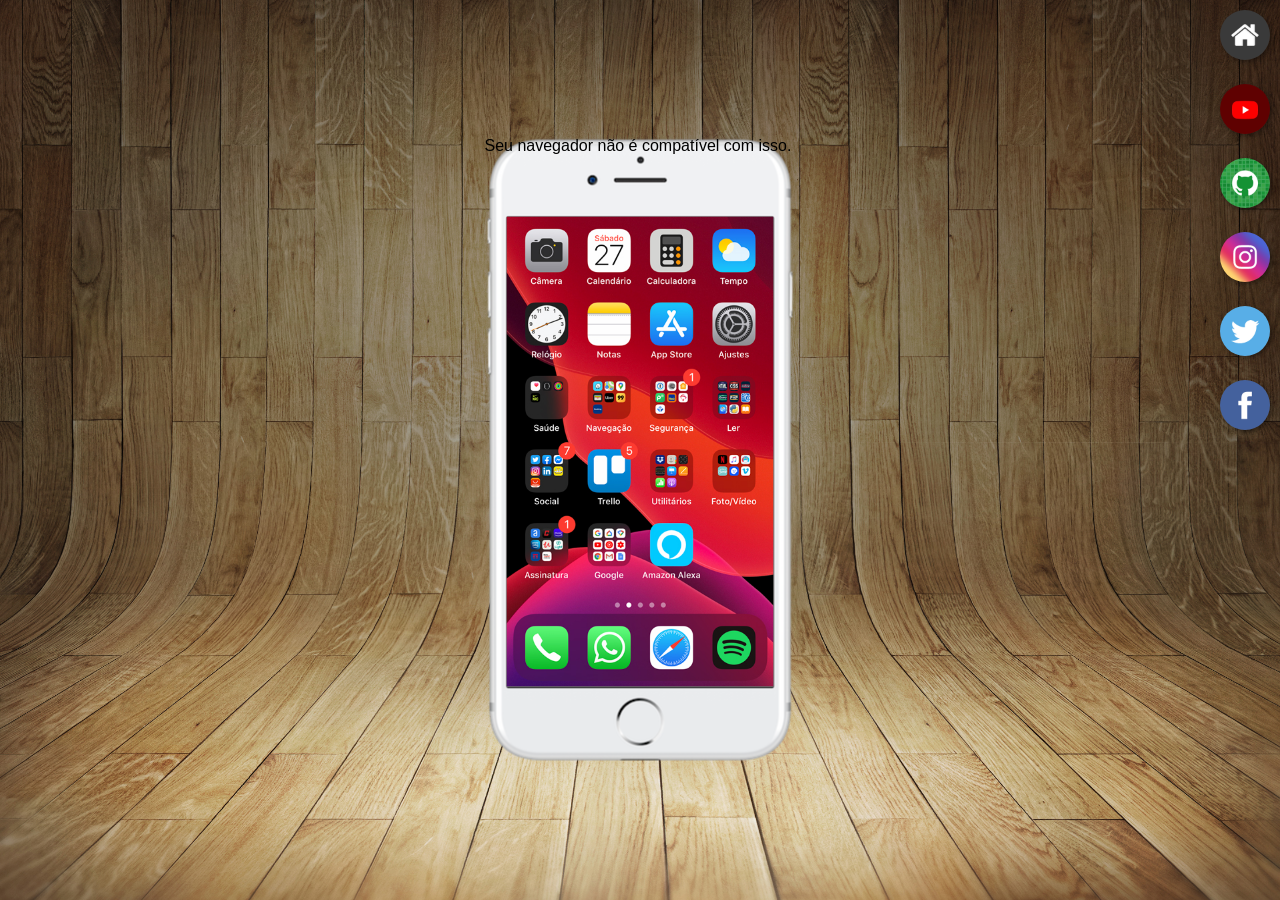
<file: index.html>
<!DOCTYPE html>
<html lang="pt-br">
<head>
    <meta charset="UTF-8">
    <meta name="viewport" content="width=device-width, initial-scale=1.0">
    <title>Projeto Redes Sociais</title>
    <link rel="shortcut icon" href="favicon.ico" type="image/x-icon">
    <link rel="stylesheet" href="estilos/style.css">
</head>
<body>
    <main>
        <section id="telefone">
            <iframe src="home.html" name="tela" id="tela" frameborder="0"></iframe>
            Seu navegador não é compatível com isso.

        </section>

        <section id="redes-sociais">
            <a href="home.html" target="tela"><img src="imagens/logo-home.jpg" alt="Home"></a> <br>
             <a href="youtube.html" target="tela"><img src="imagens/logo-youtube.jpg" alt="youtube"></a> <br>
              <a href="github.html" target="tela"><img src="imagens/logo-github.jpg" alt="github"></a> <br>
                <a href="instagram.html" target="tela"><img src="imagens/logo-instagram.jpg" alt="instagram"></a> <br>
                 <a href="twitter.html" target="tela"><img src="imagens/logo-twitter.jpg" alt="twitter"></a> <br>
                  <a href="facebook.html" target="tela"><img src="imagens/logo-facebook.jpg" alt="facebook"></a>
            <!-- Aqui você pode colocar ícones de redes sociais -->
        </section>
    </main>
</body>
</html>
</file>
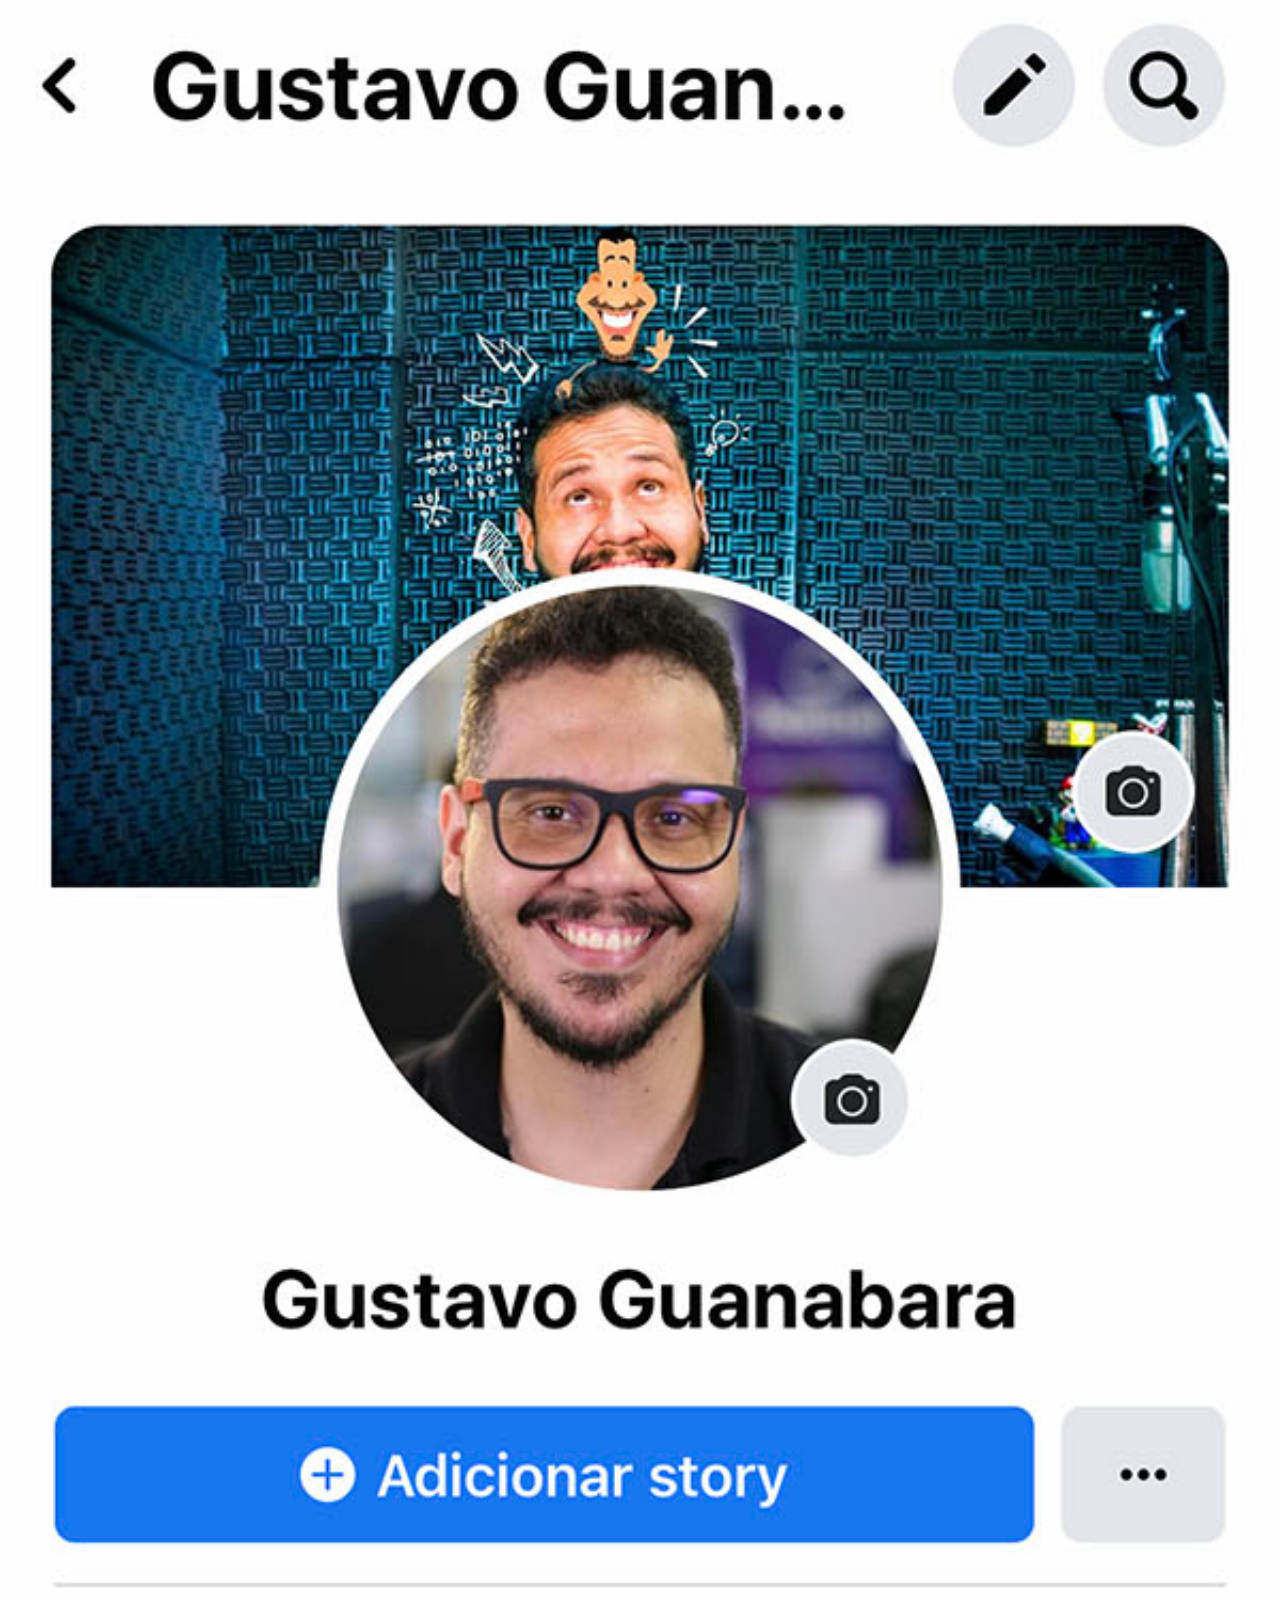
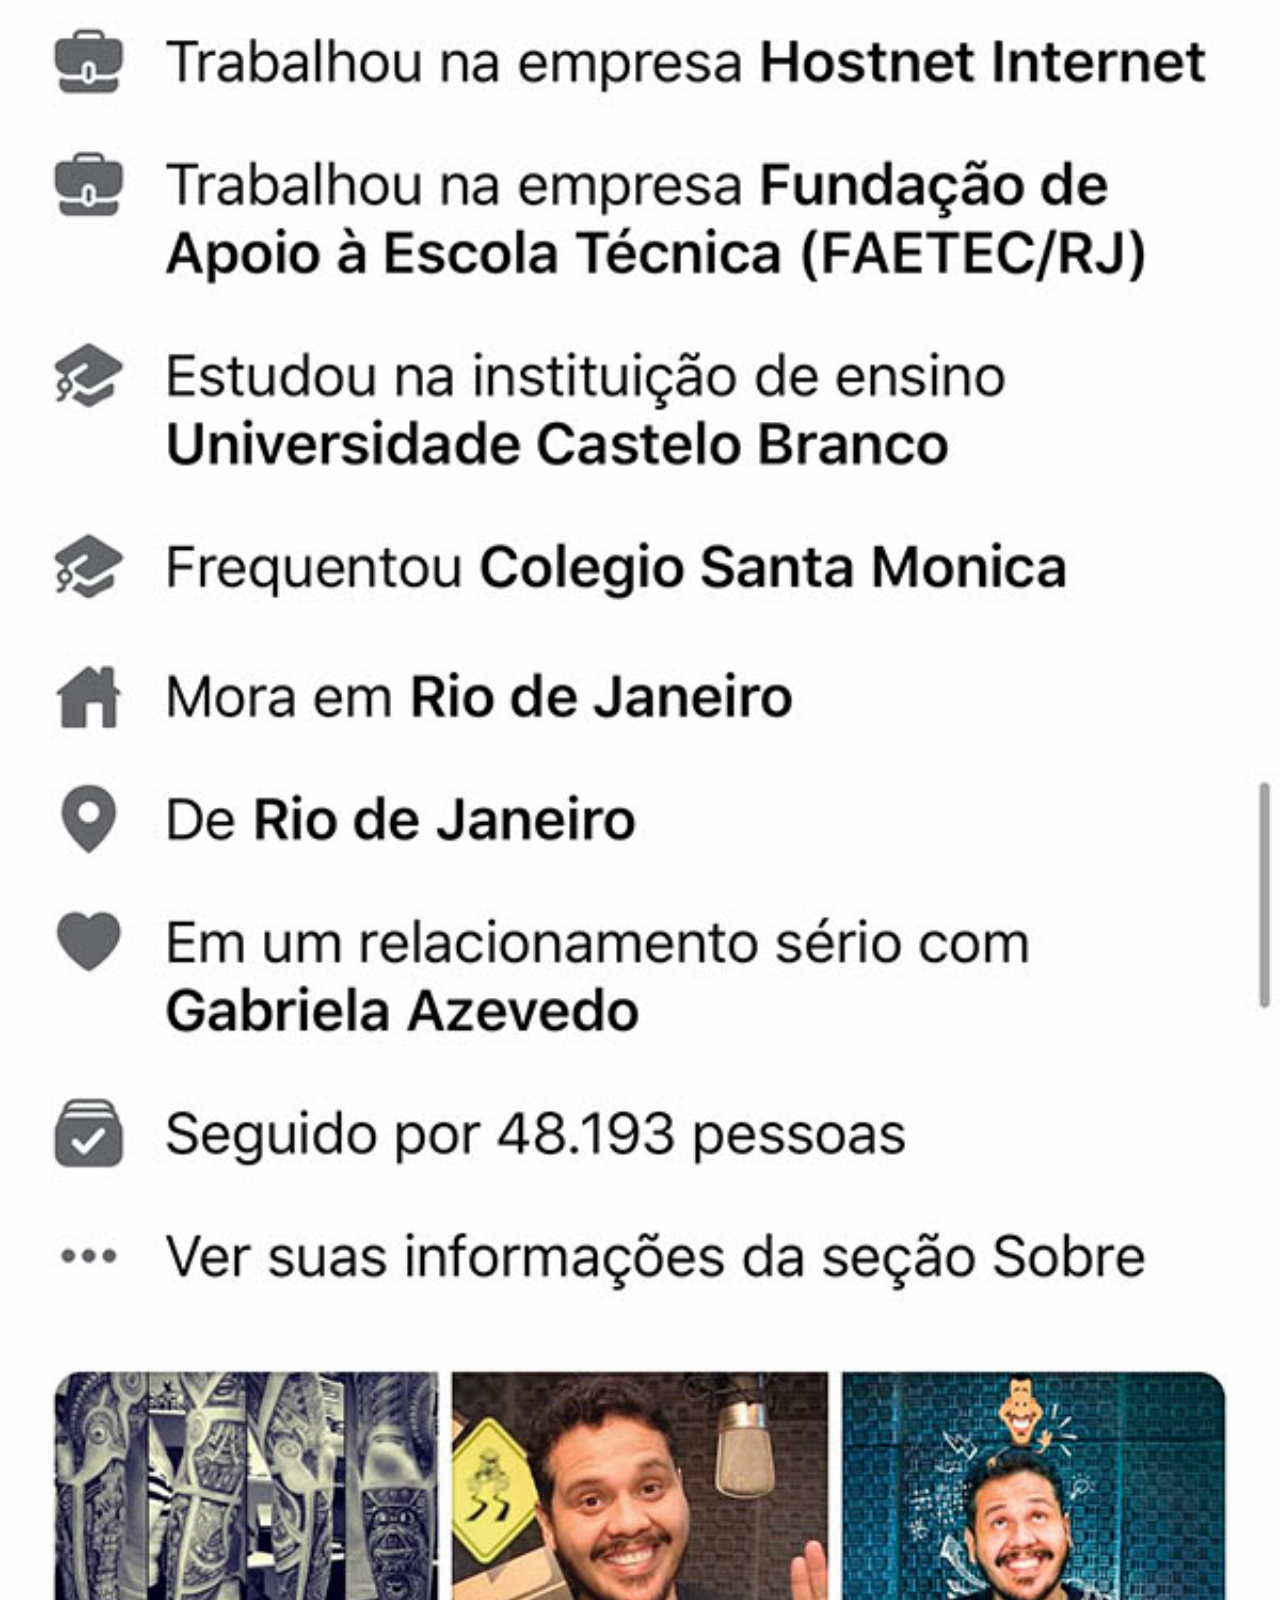
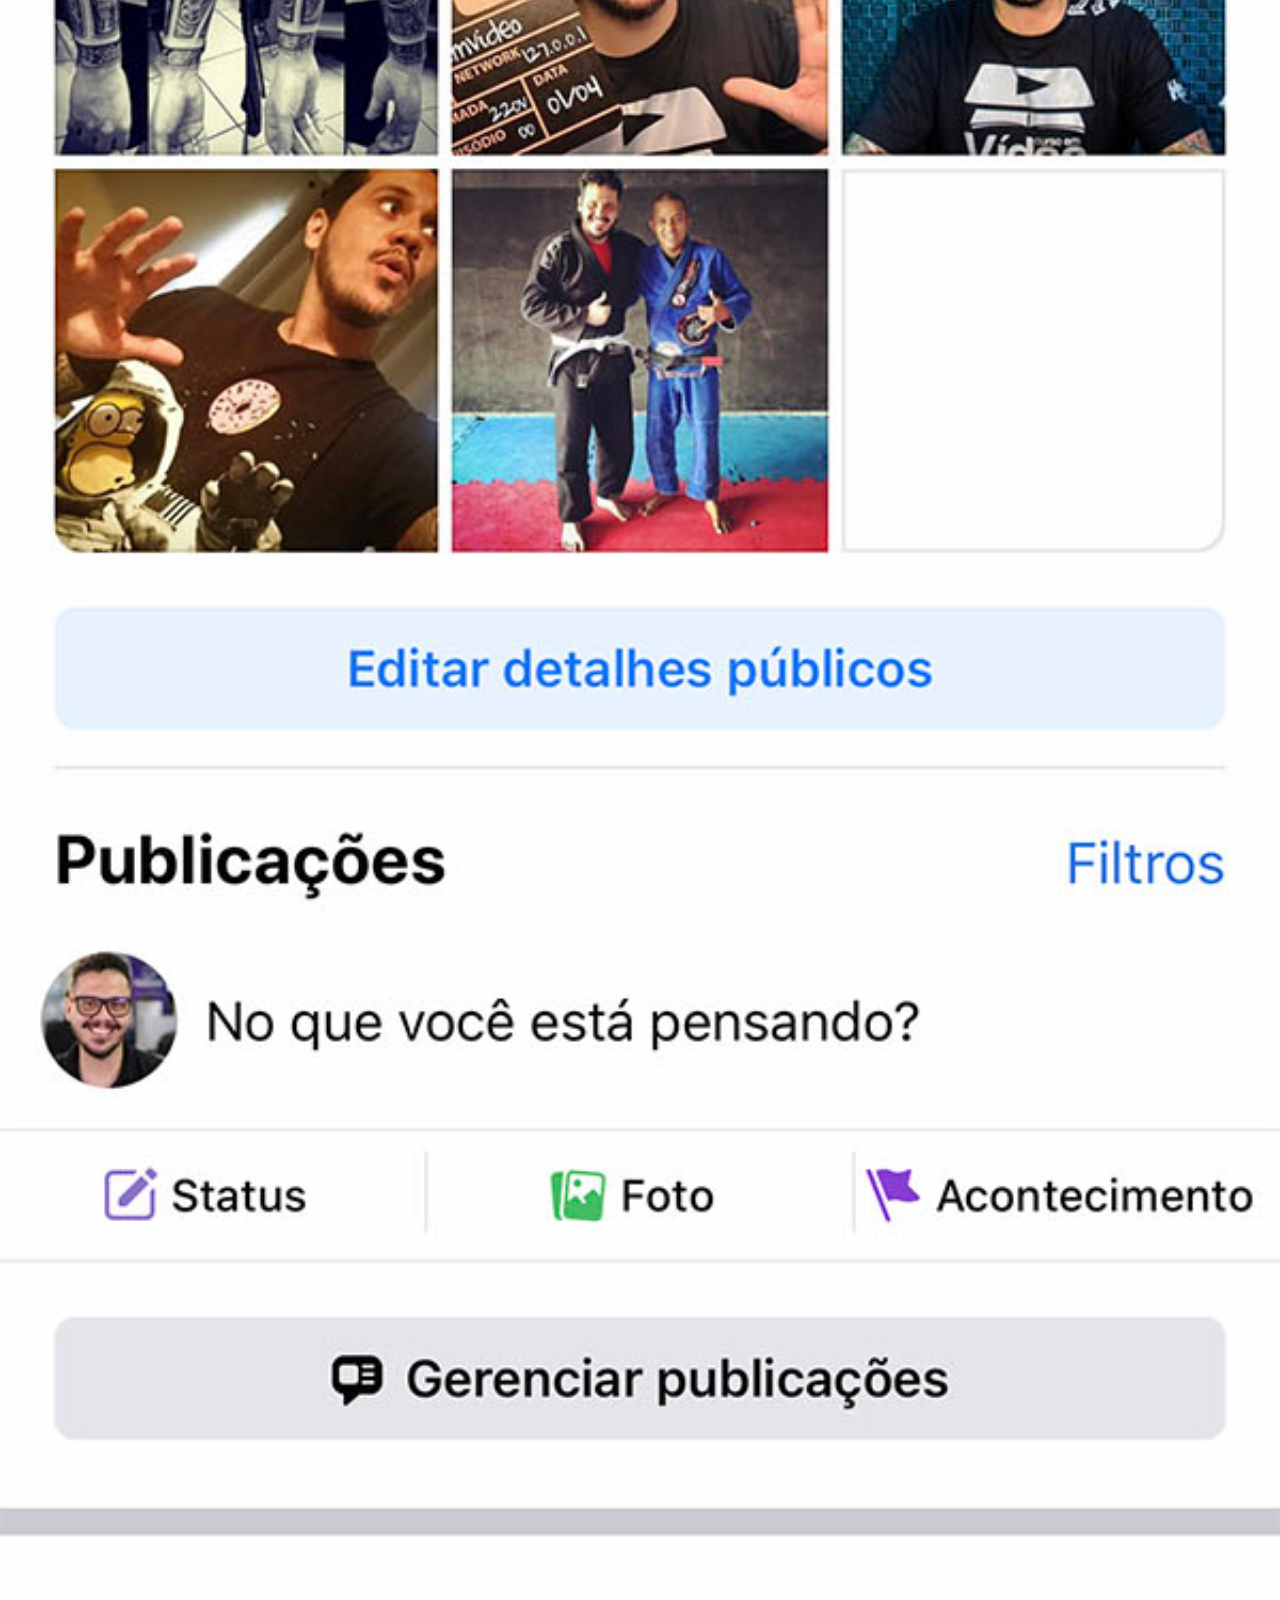
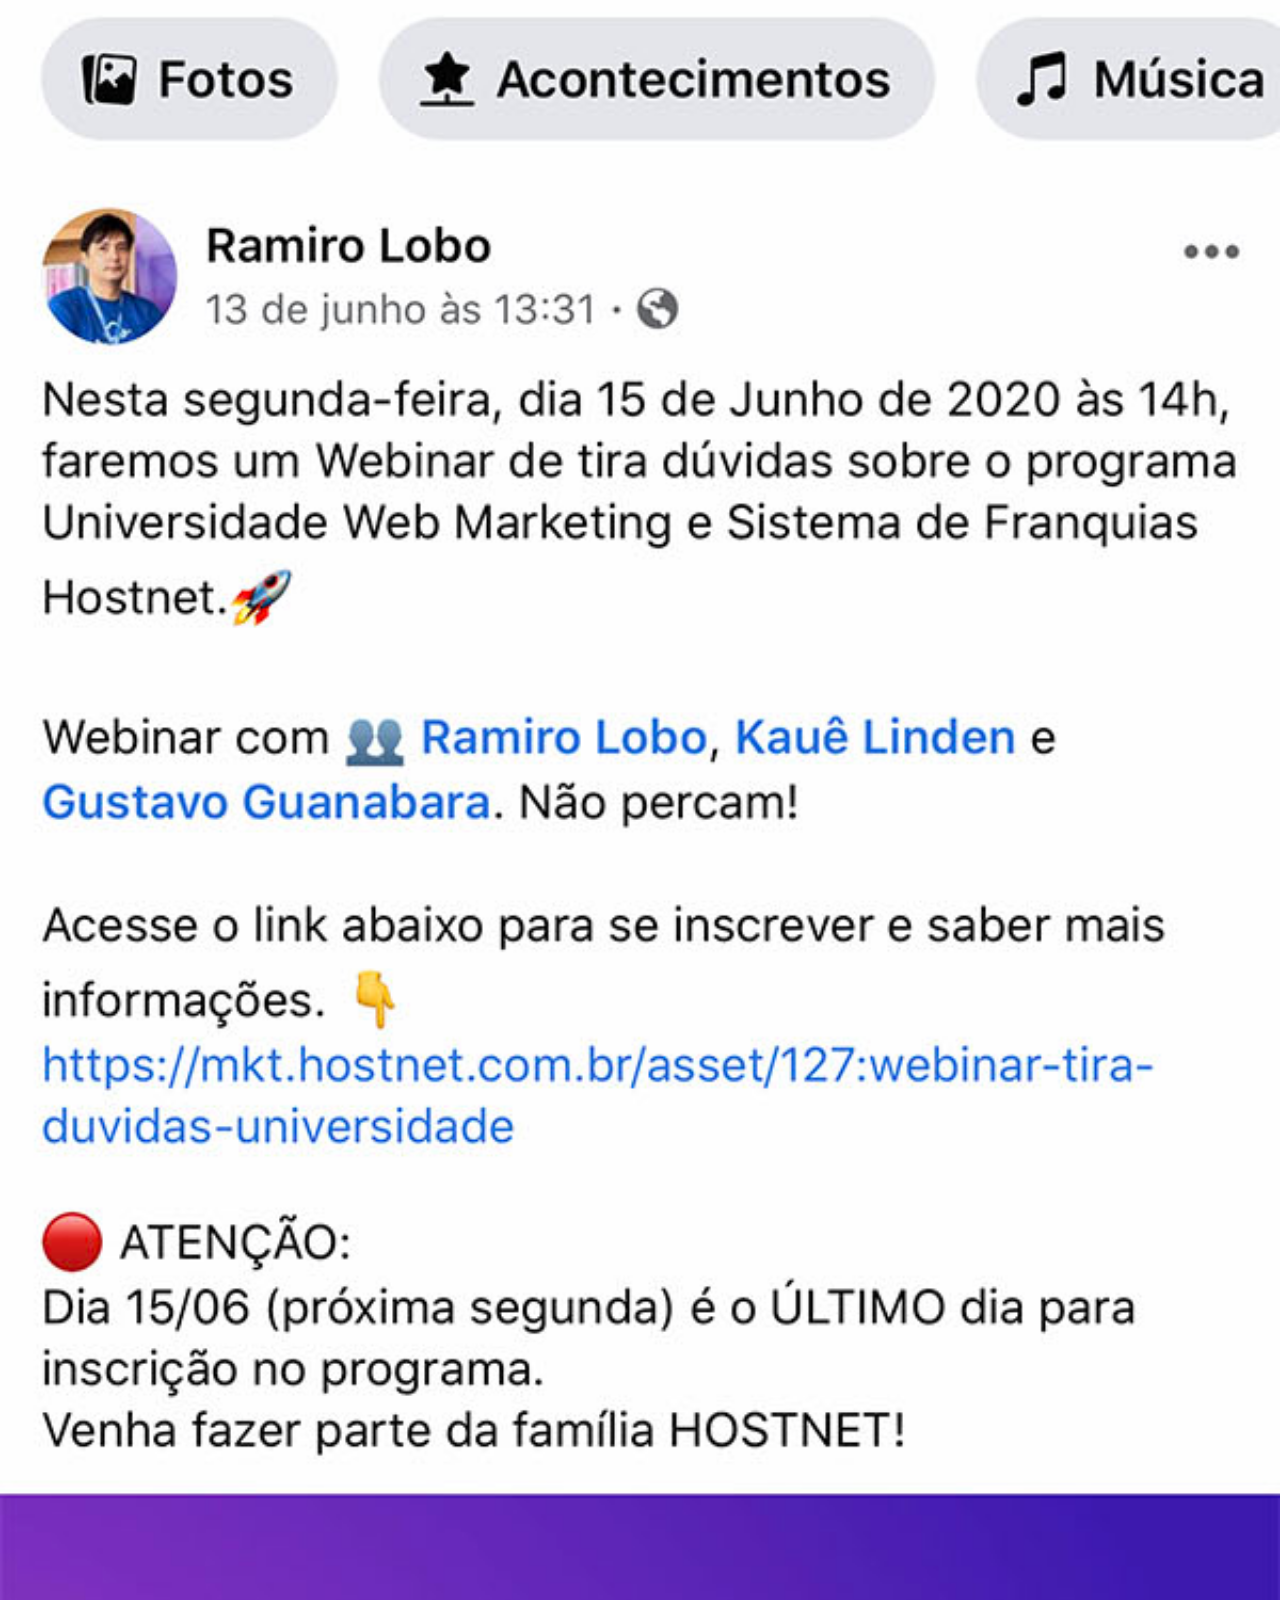
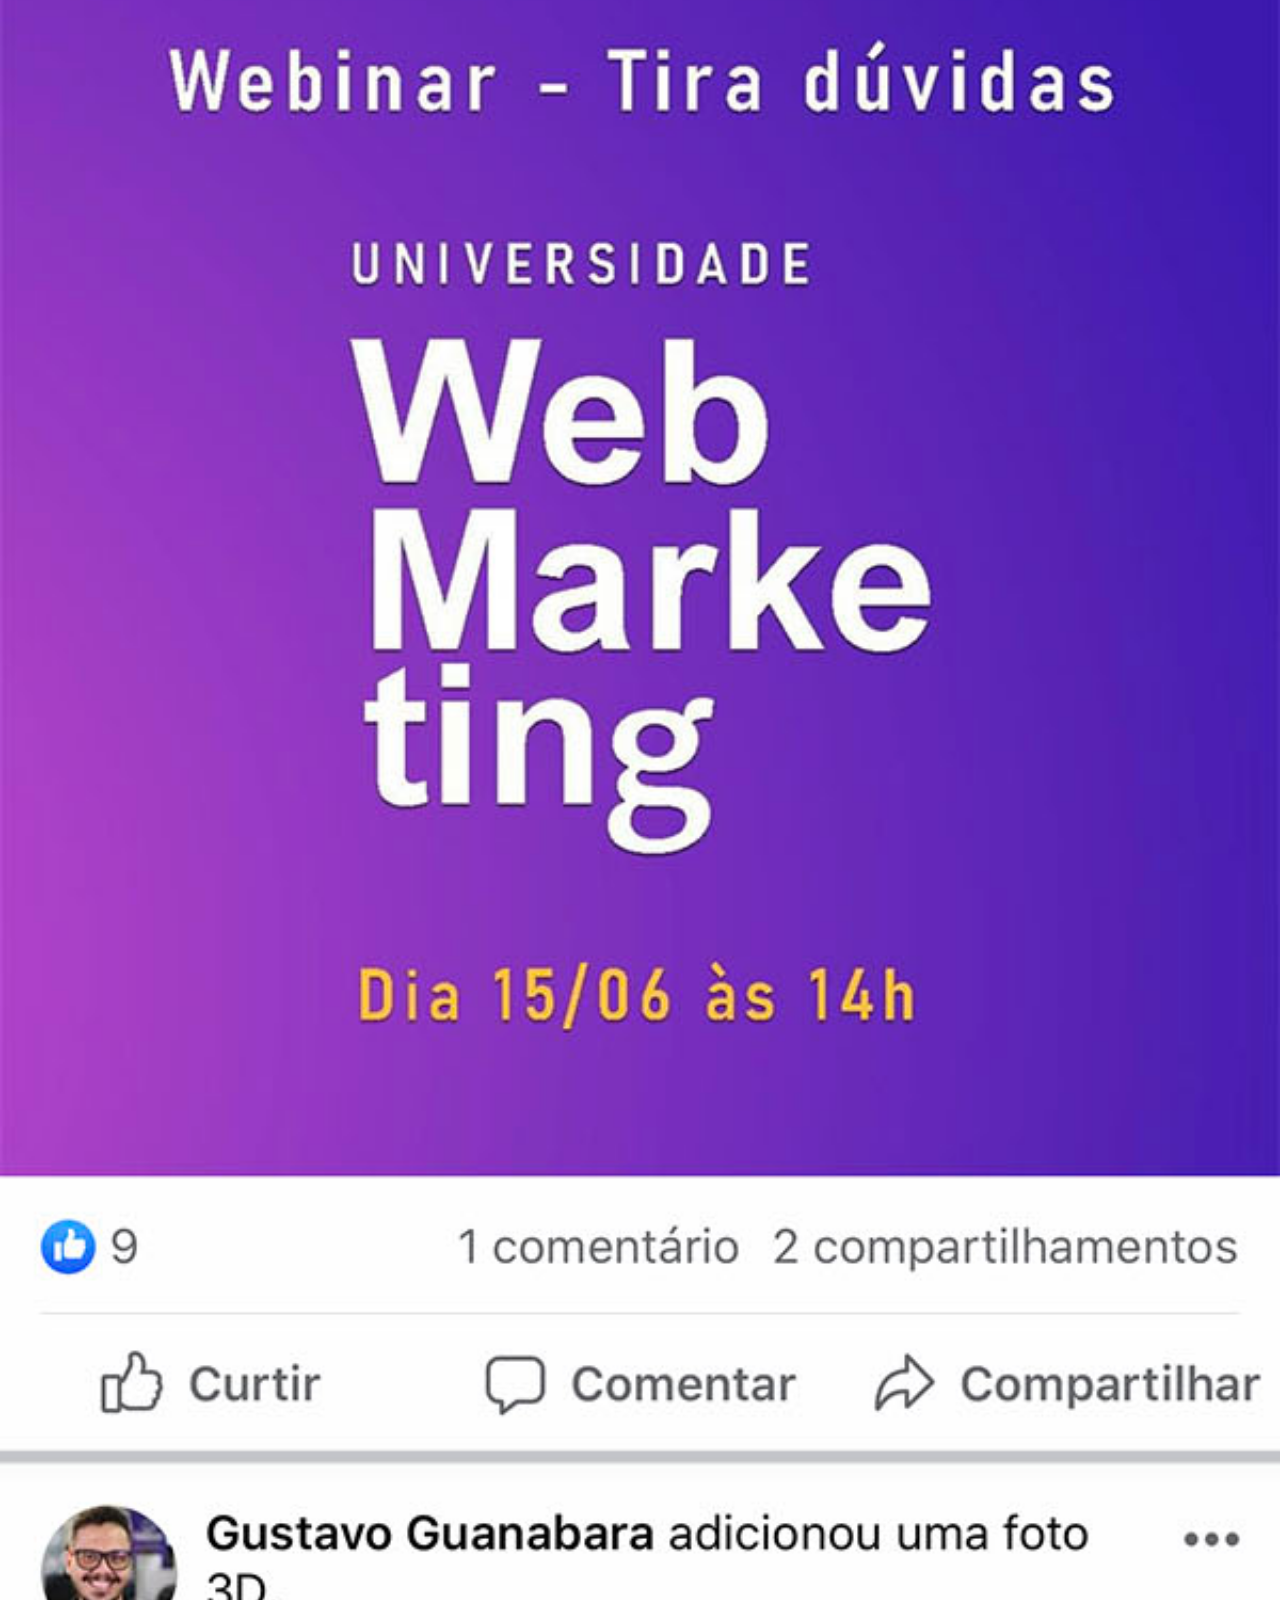
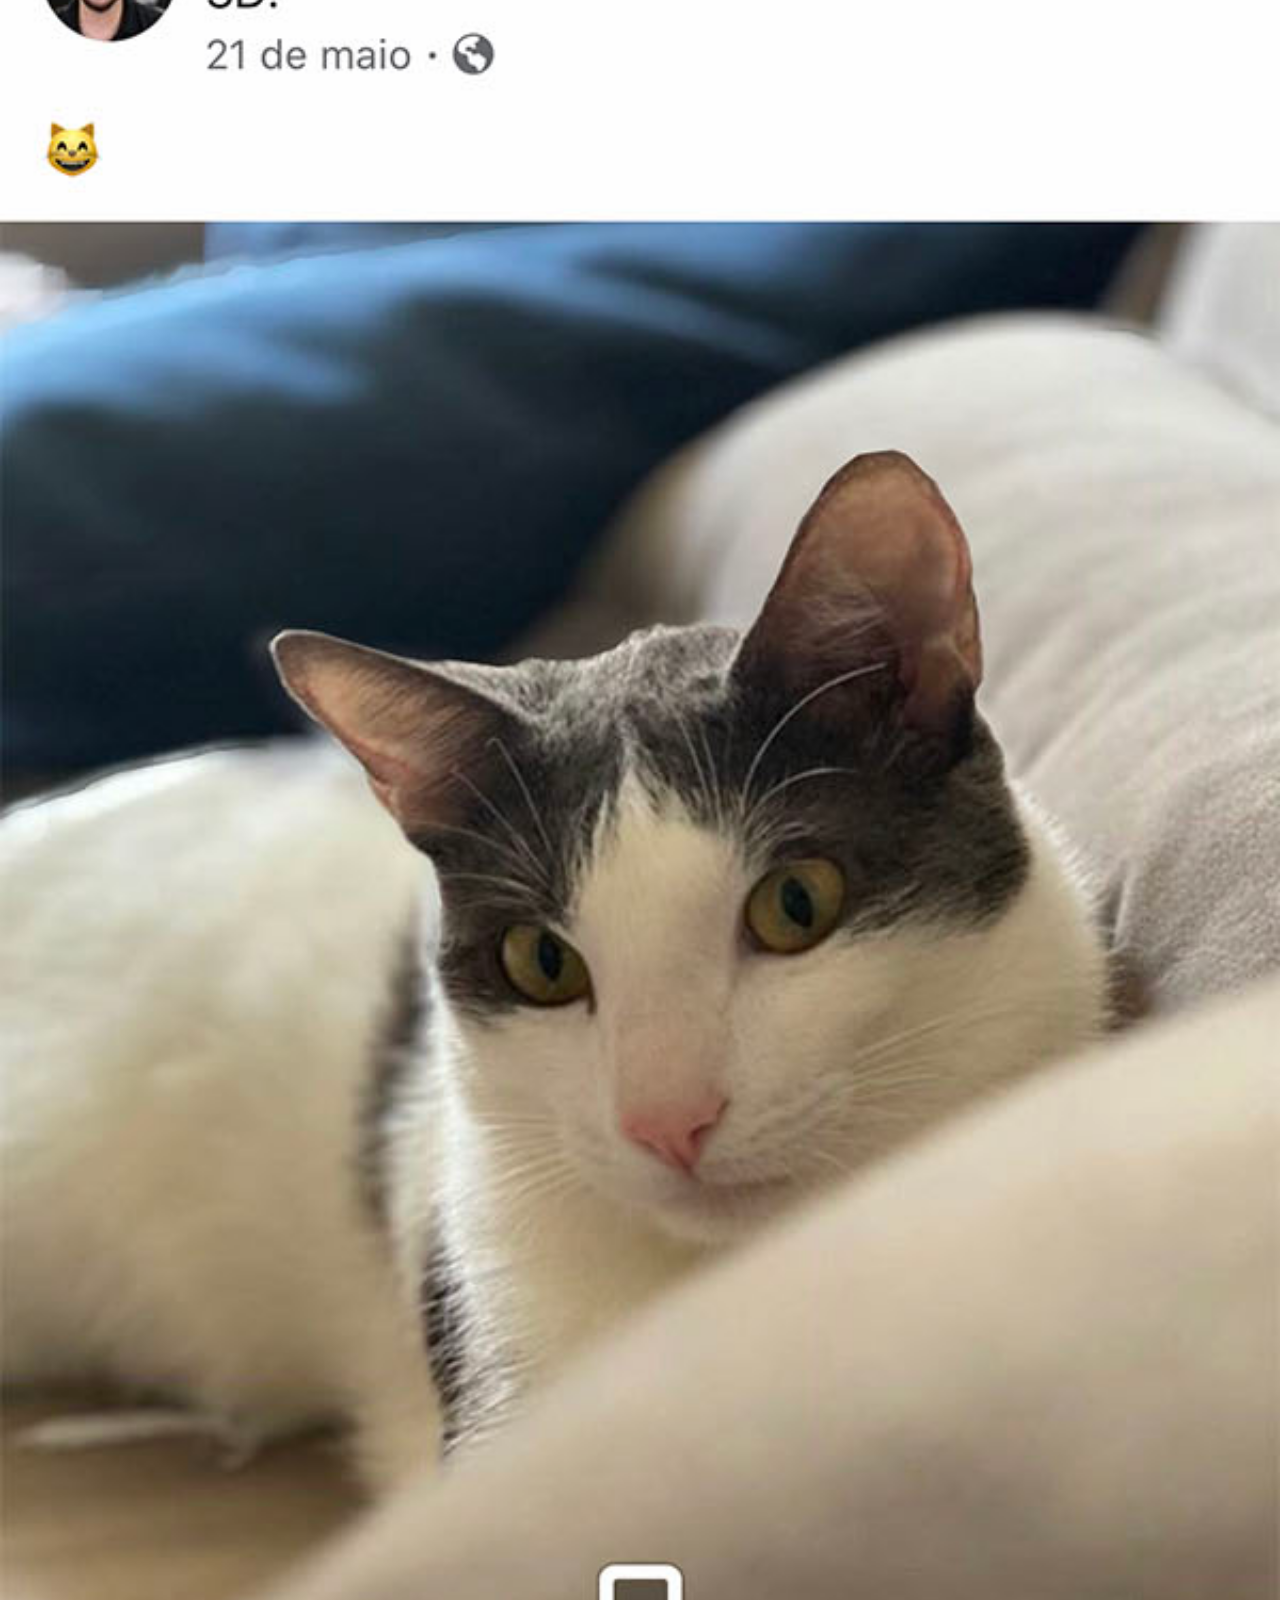
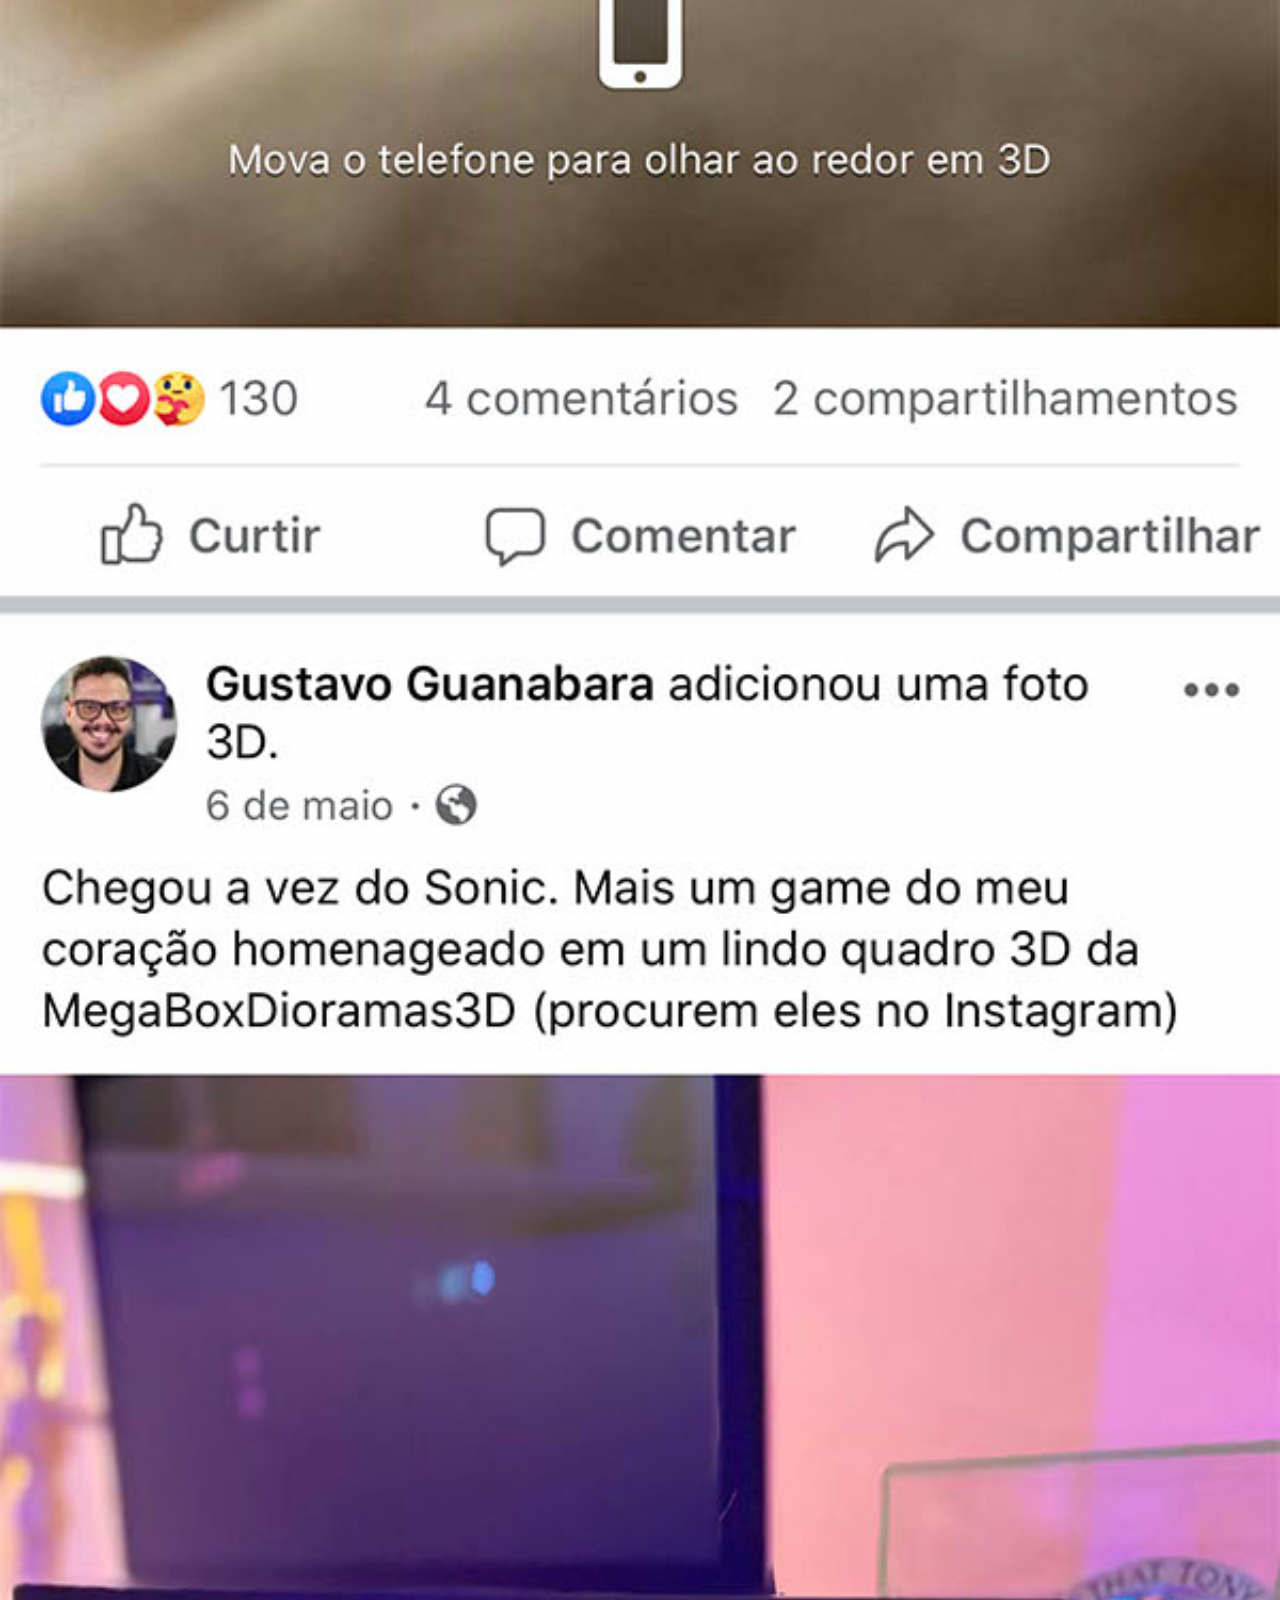
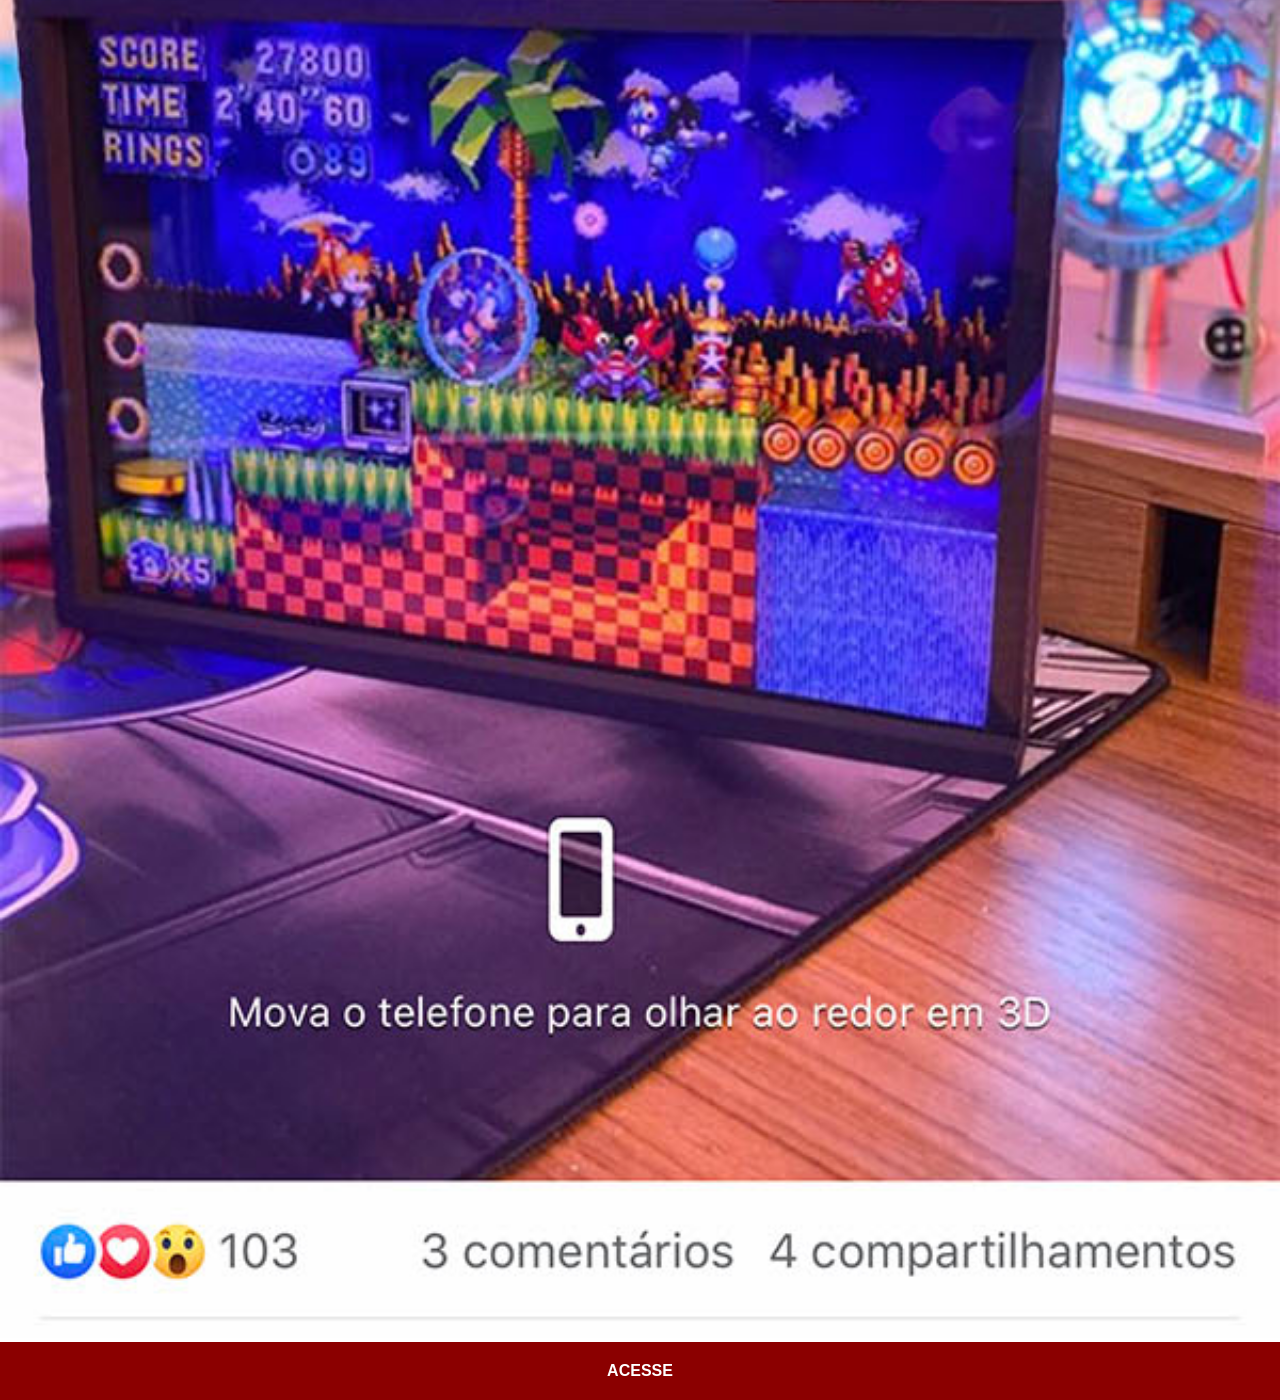
<file: facebook.html>
<!DOCTYPE html>
<html lang="pt-br">
<head>
    <meta charset="UTF-8">
    <meta name="viewport" content="width=device-width, initial-scale=1.0">
    <title>Facebbok</title>
    <link rel="stylesheet" href="estilos/social.css">
</head>
<body>
    <img src="imagens/tela-facebook.jpg" alt="facebook">
    <a href="https://www.facebook.com/gustavoguanabara" target="_blank">ACESSE</a>
</body>
</html>
</file>
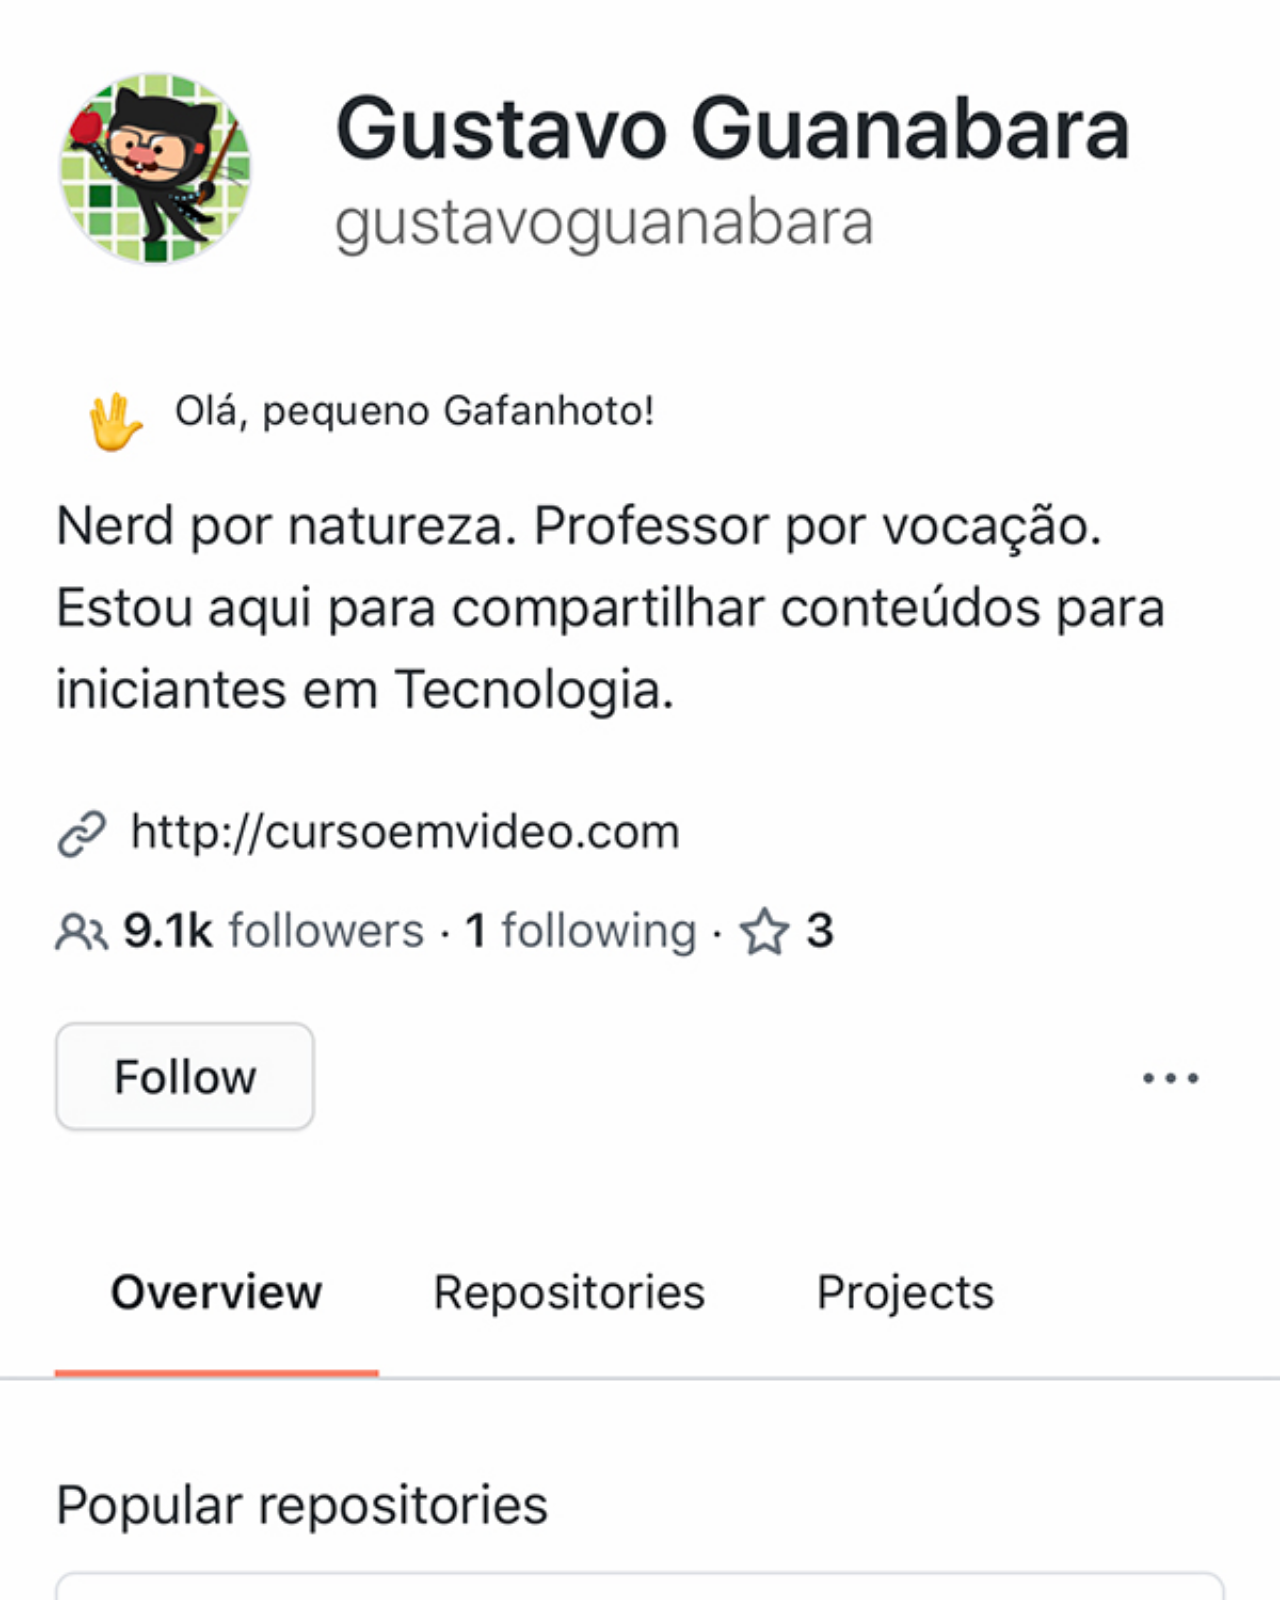
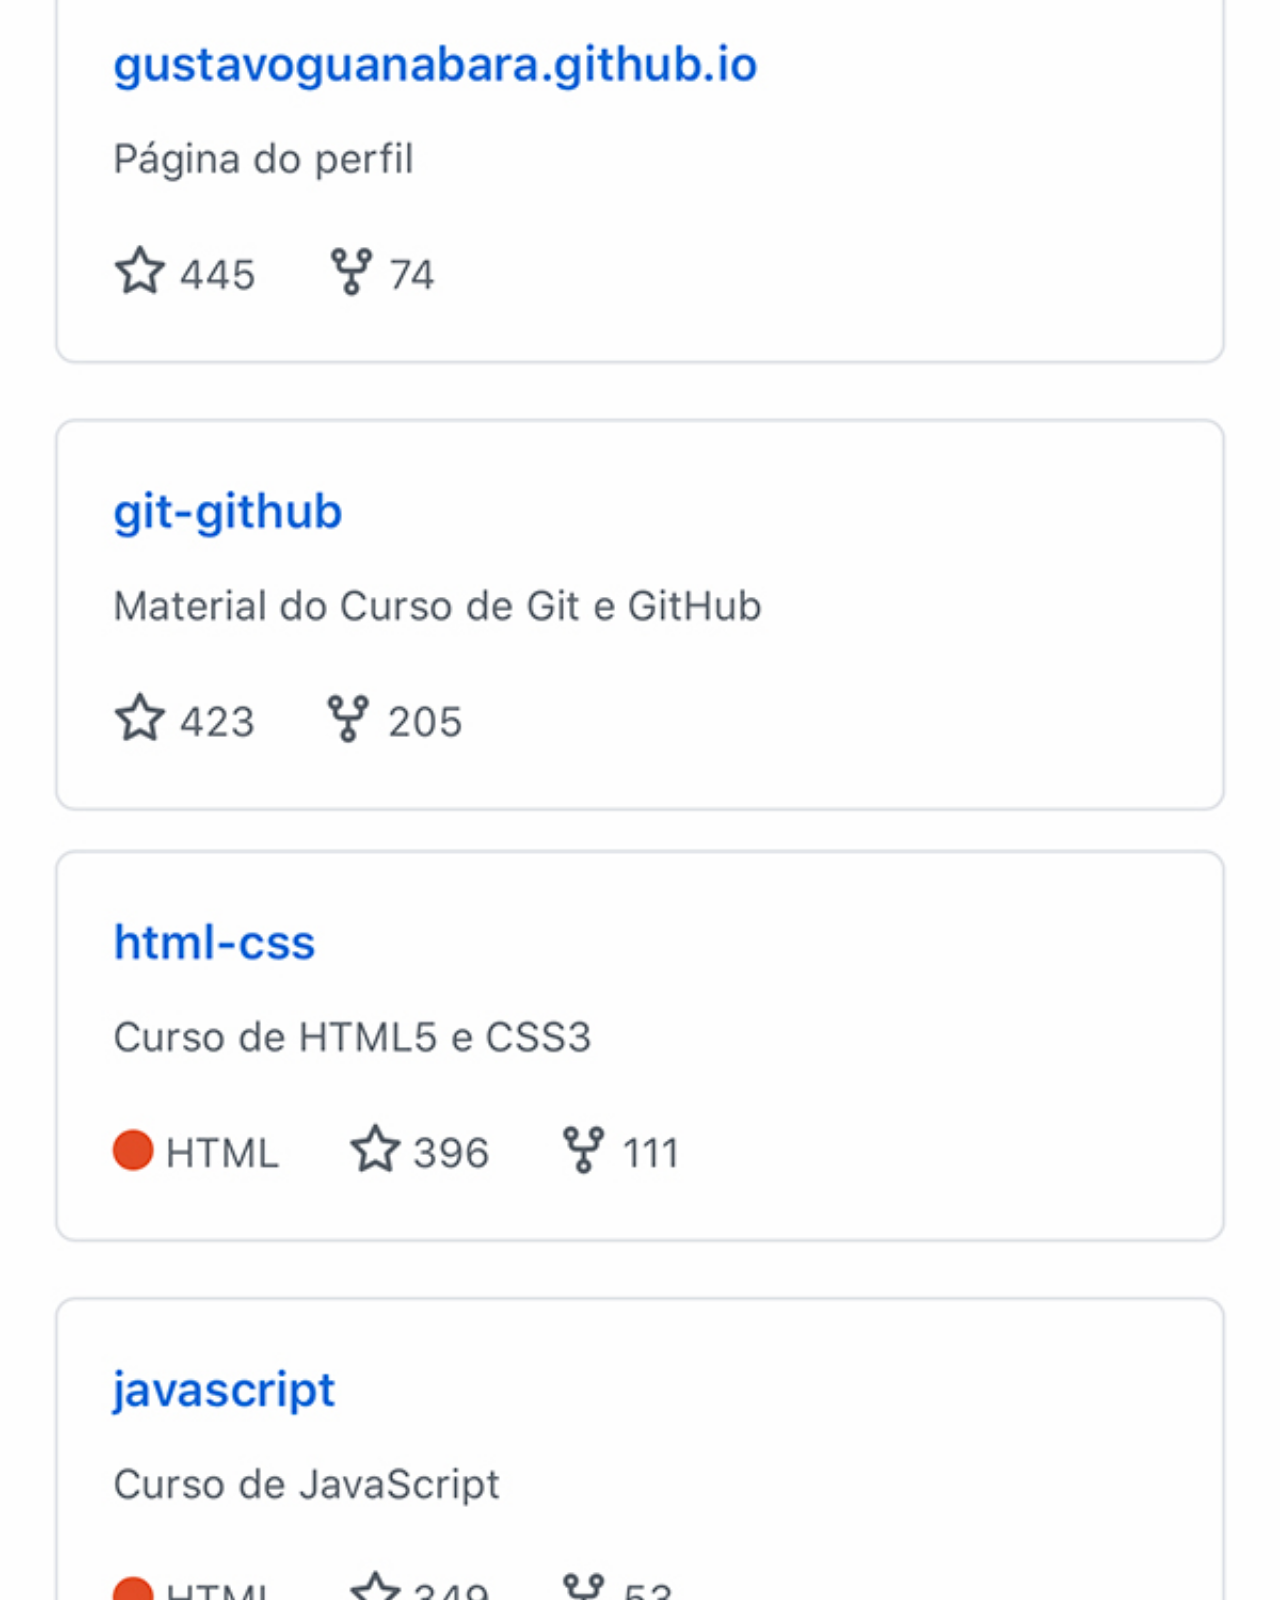
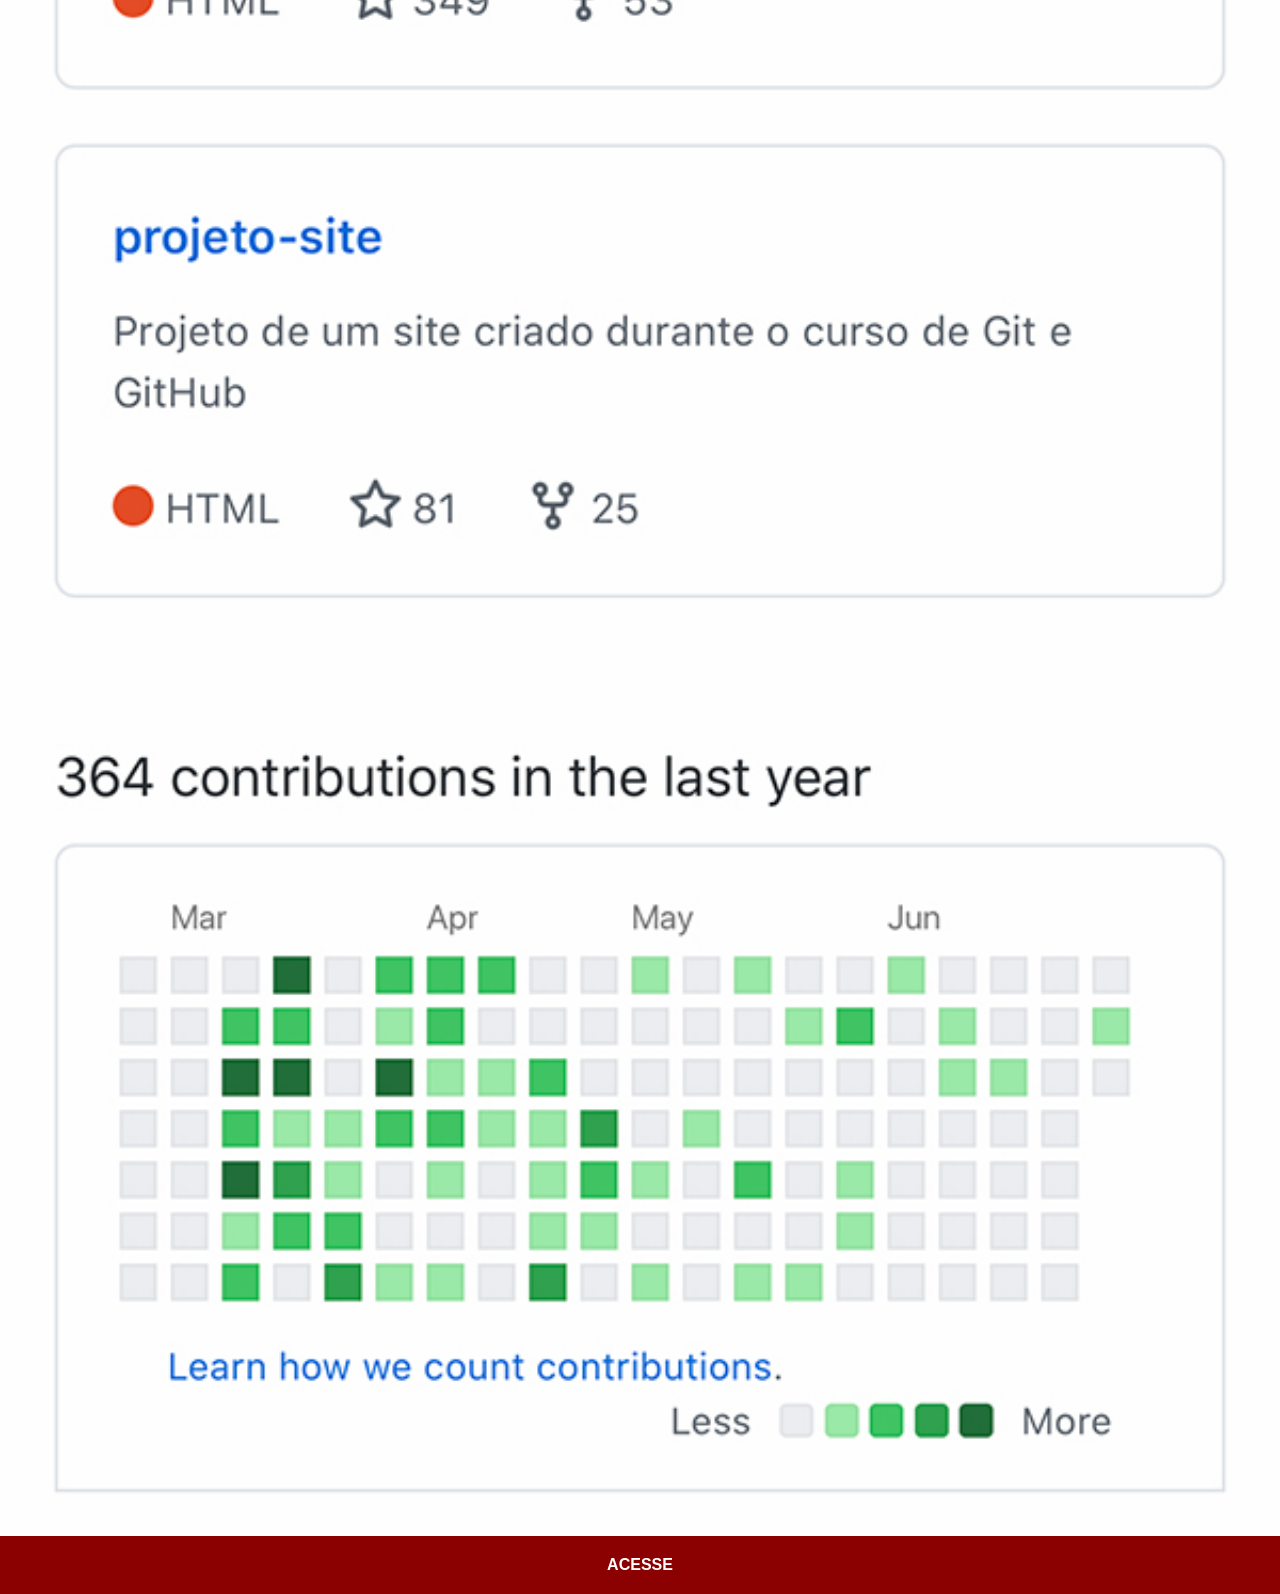
<file: github.html>
<!DOCTYPE html>
<html lang="pt-br">
<head>
    <meta charset="UTF-8">
    <meta name="viewport" content="width=device-width, initial-scale=1.0">
    <title>Github</title>
    <link rel="stylesheet" href="estilos/social.css">
</head>
<body>
    <img src="imagens/tela-github.jpg" alt="github">
    <a href="https://github.com/gustavoguanabara/" target="_blank">ACESSE</a>

    
</body>
</html>
</file>
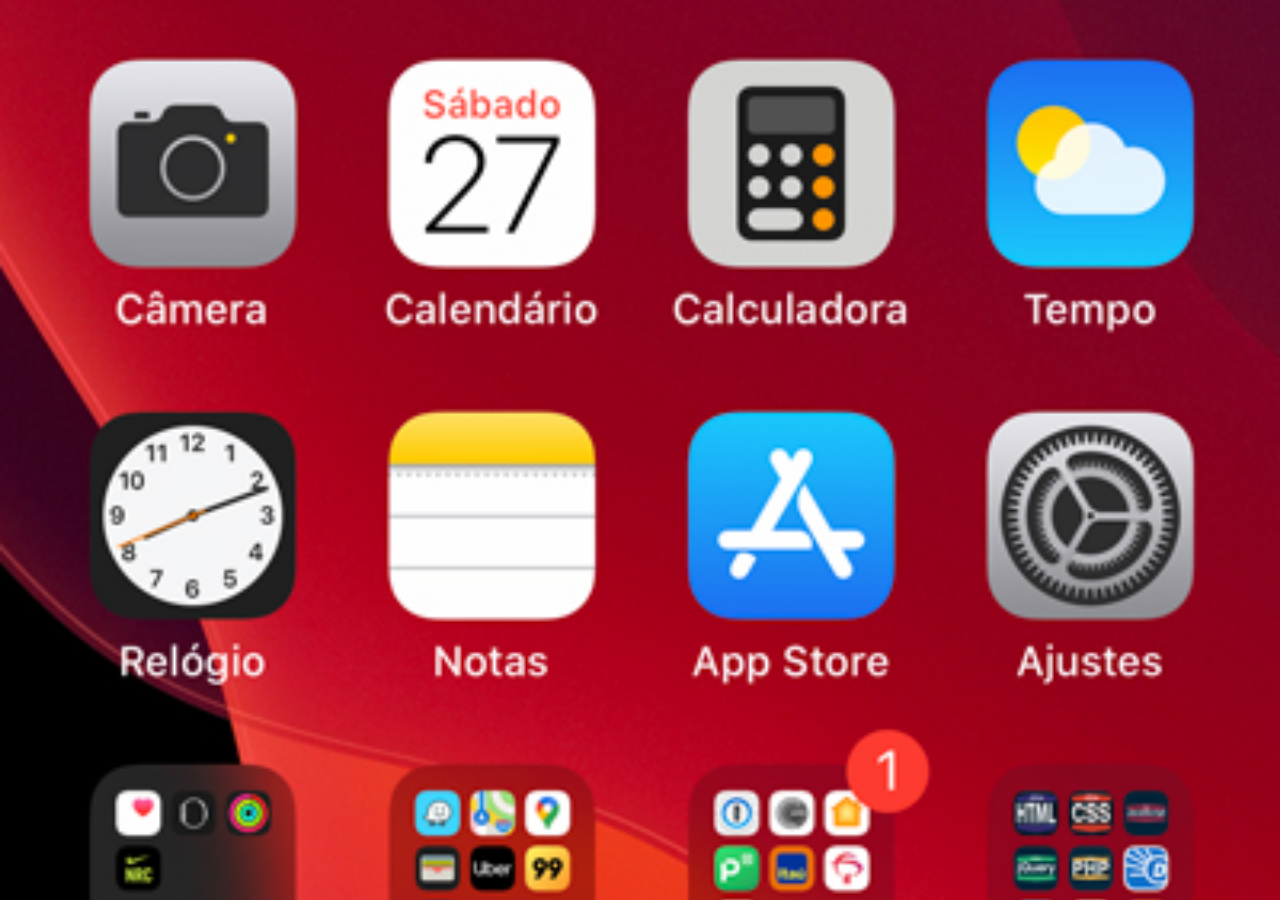
<file: home.html>
<!DOCTYPE html>
<html lang="pt-br">
<head>
    <meta charset="UTF-8">
    <meta name="viewport" content="width=device-width, initial-scale=1.0">
    <title>Home</title>
    <style>
        * {
            margin: 0;
            padding: 0;
        }
        body{
            width: 100vw;
            height: 100vh;
            background: black url('imagens/tela-home.jpg') no-repeat top center;
            background-size: cover;
        }
    </style>
</head>
<body>
    
</body>
</html>
</file>
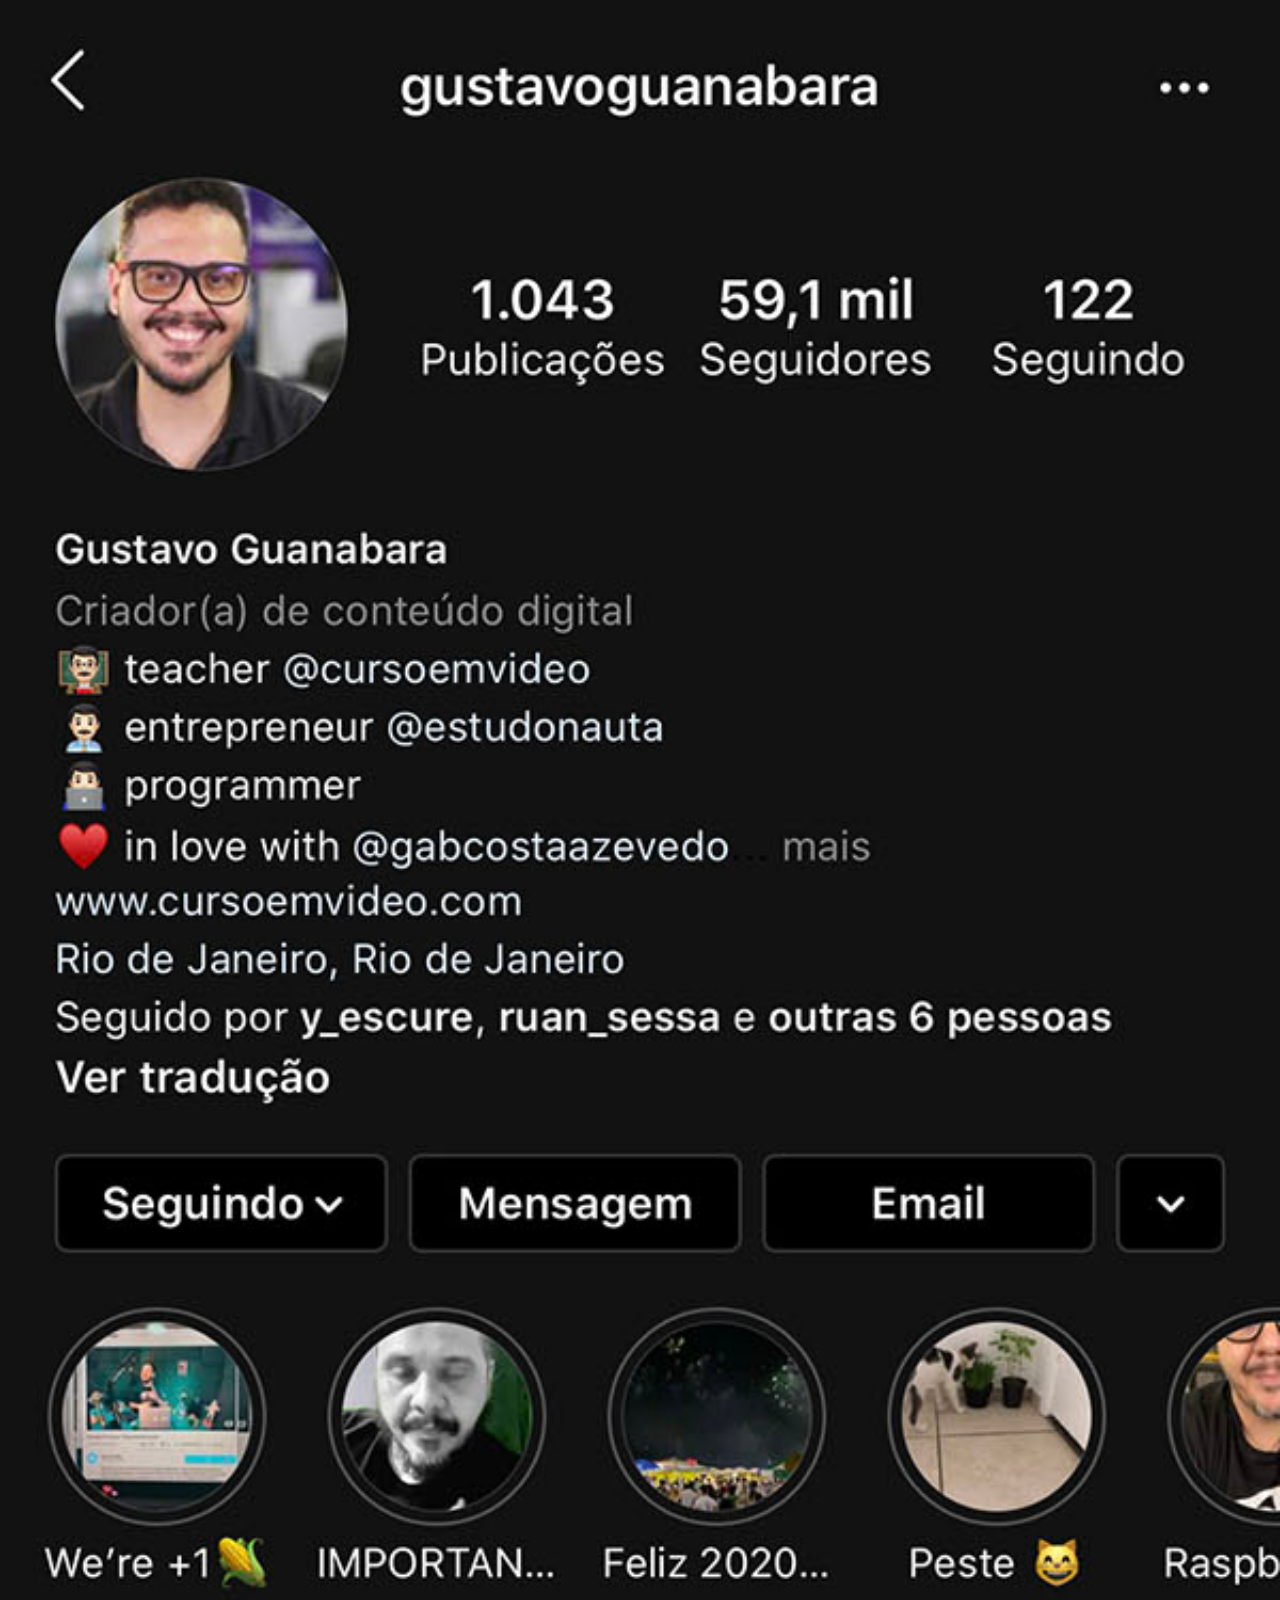
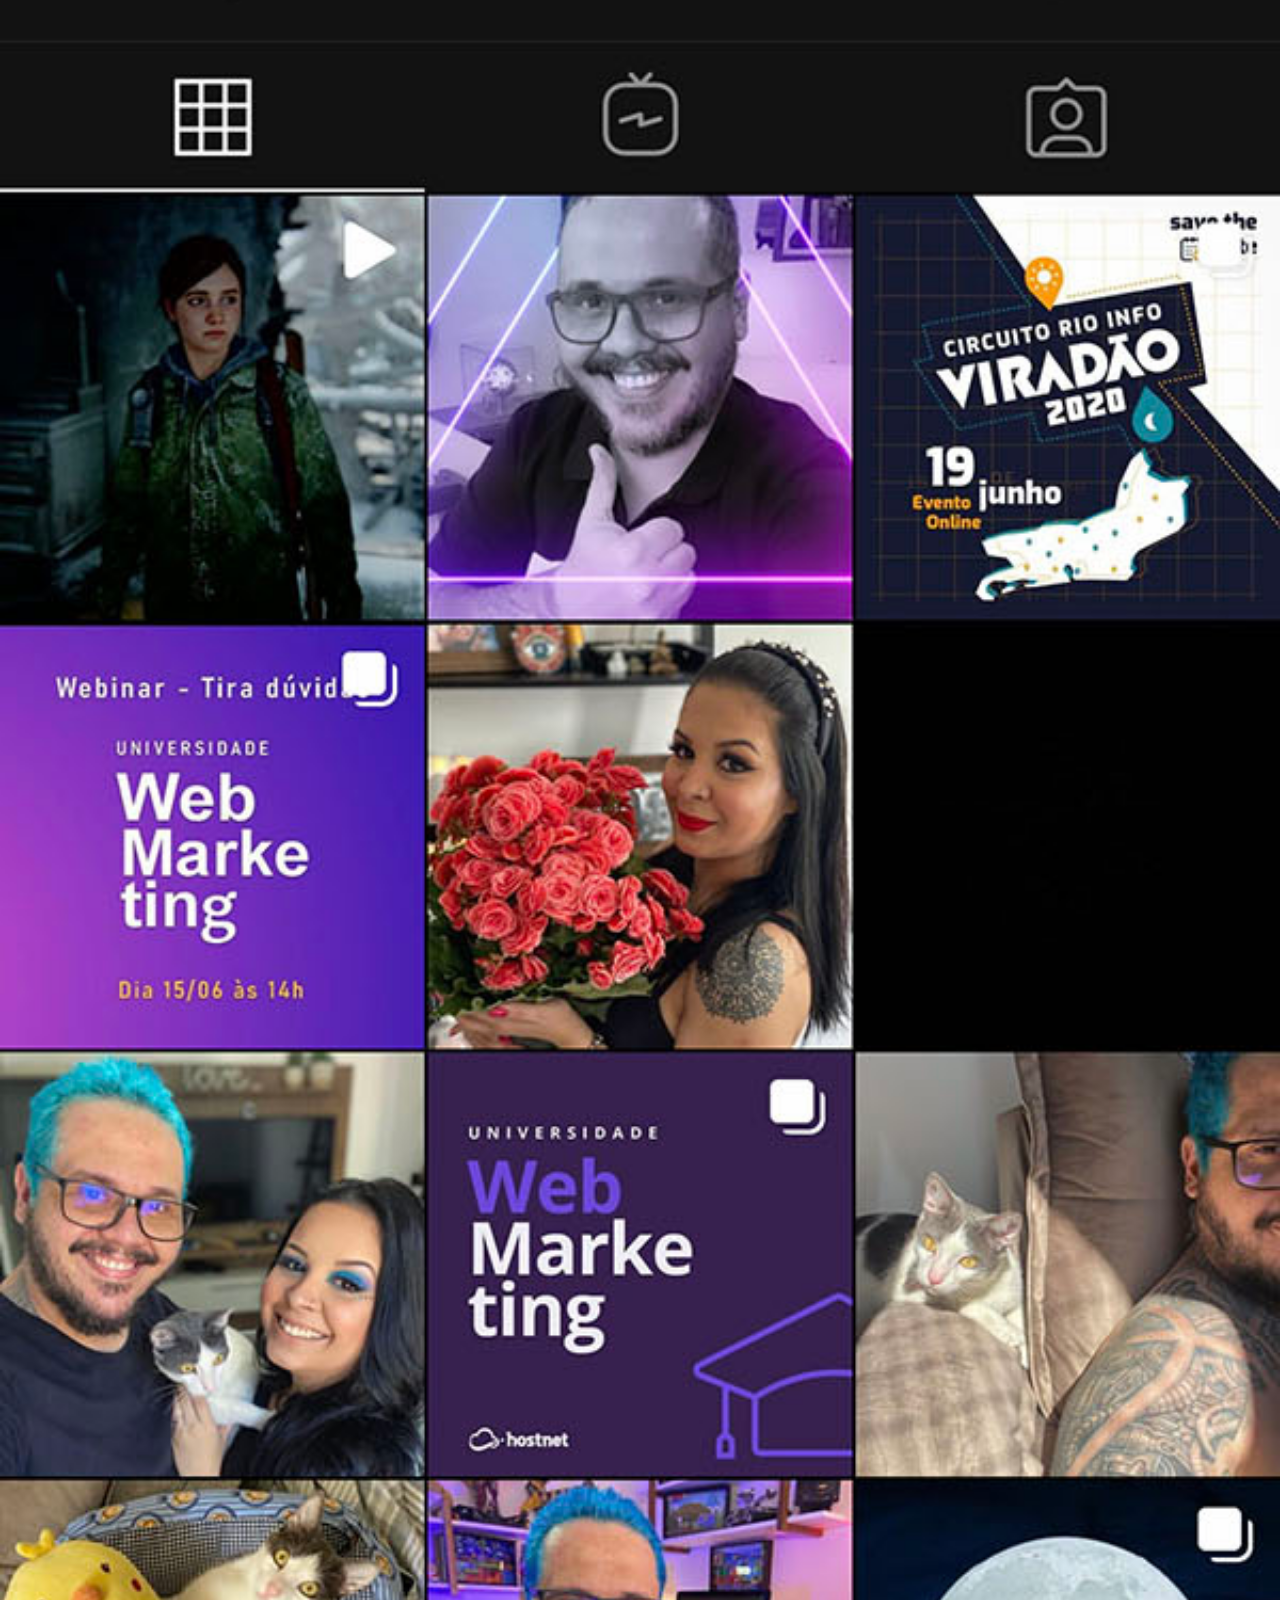
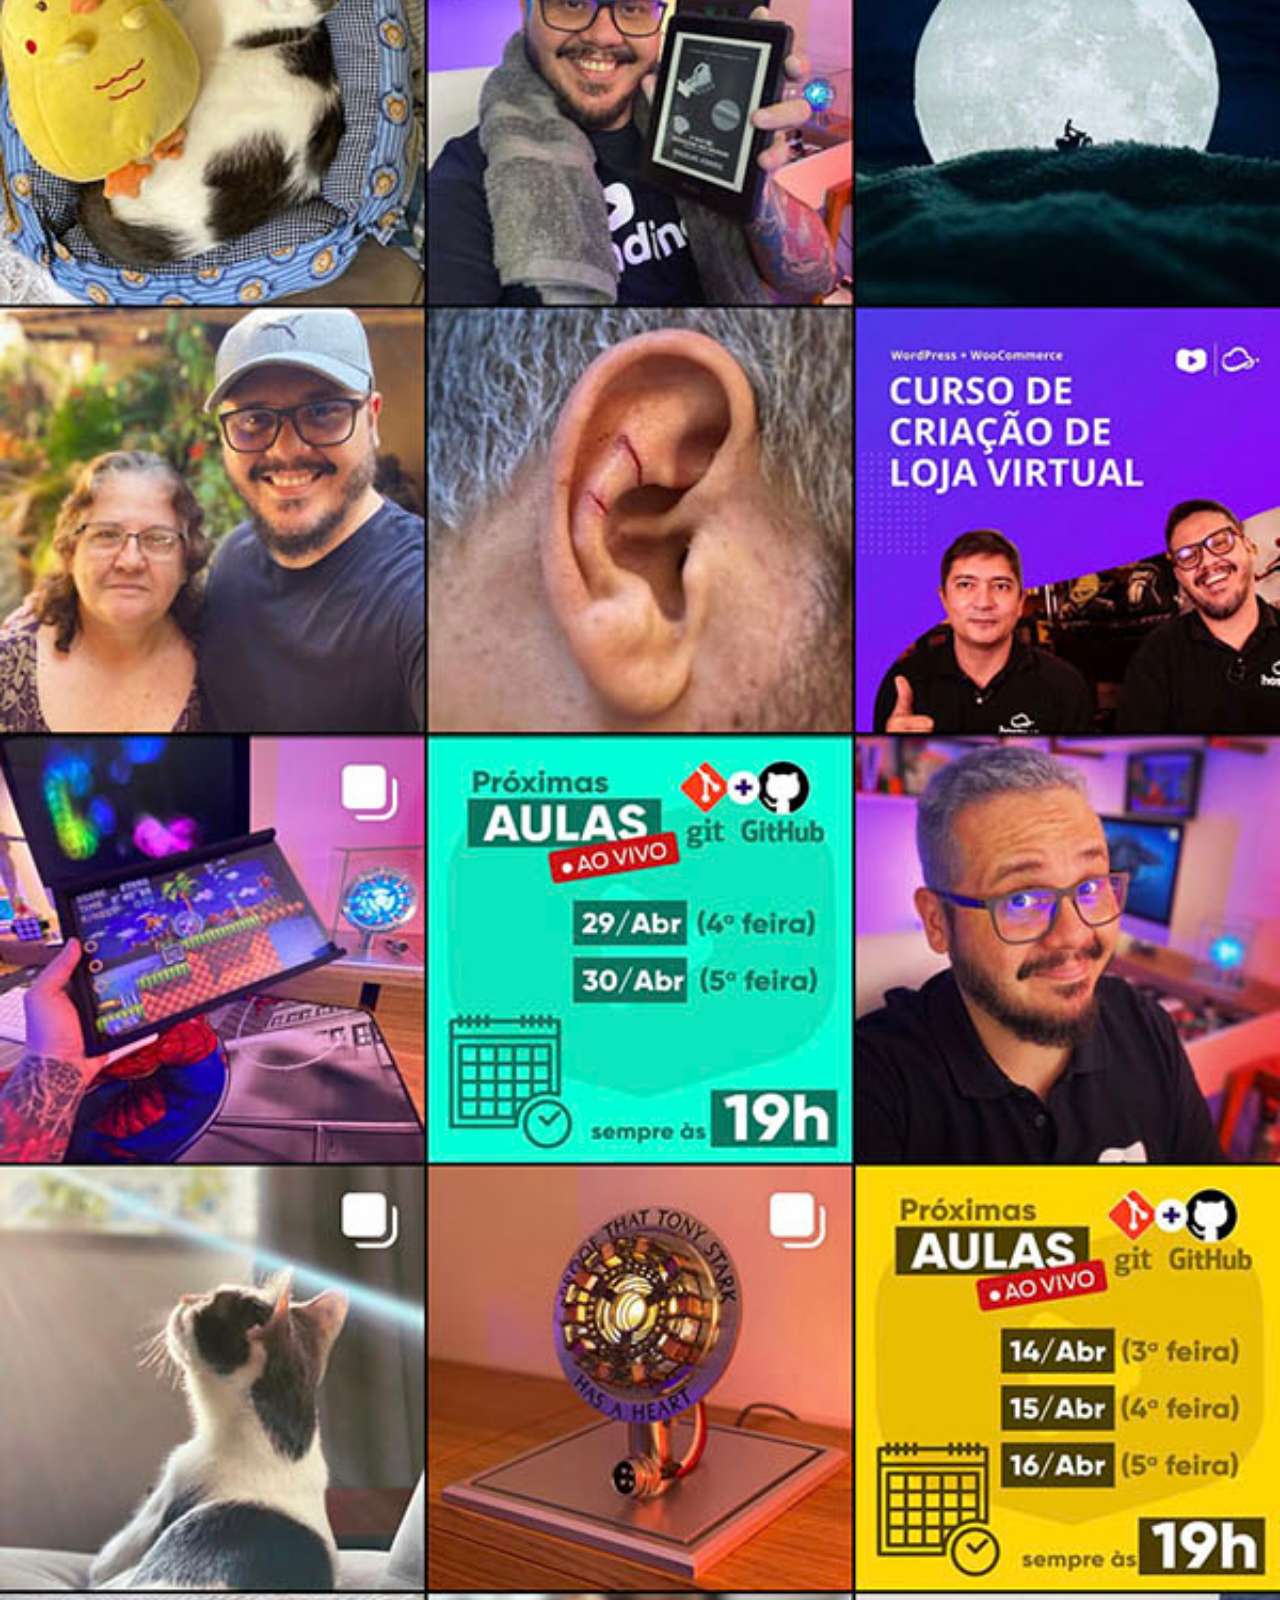
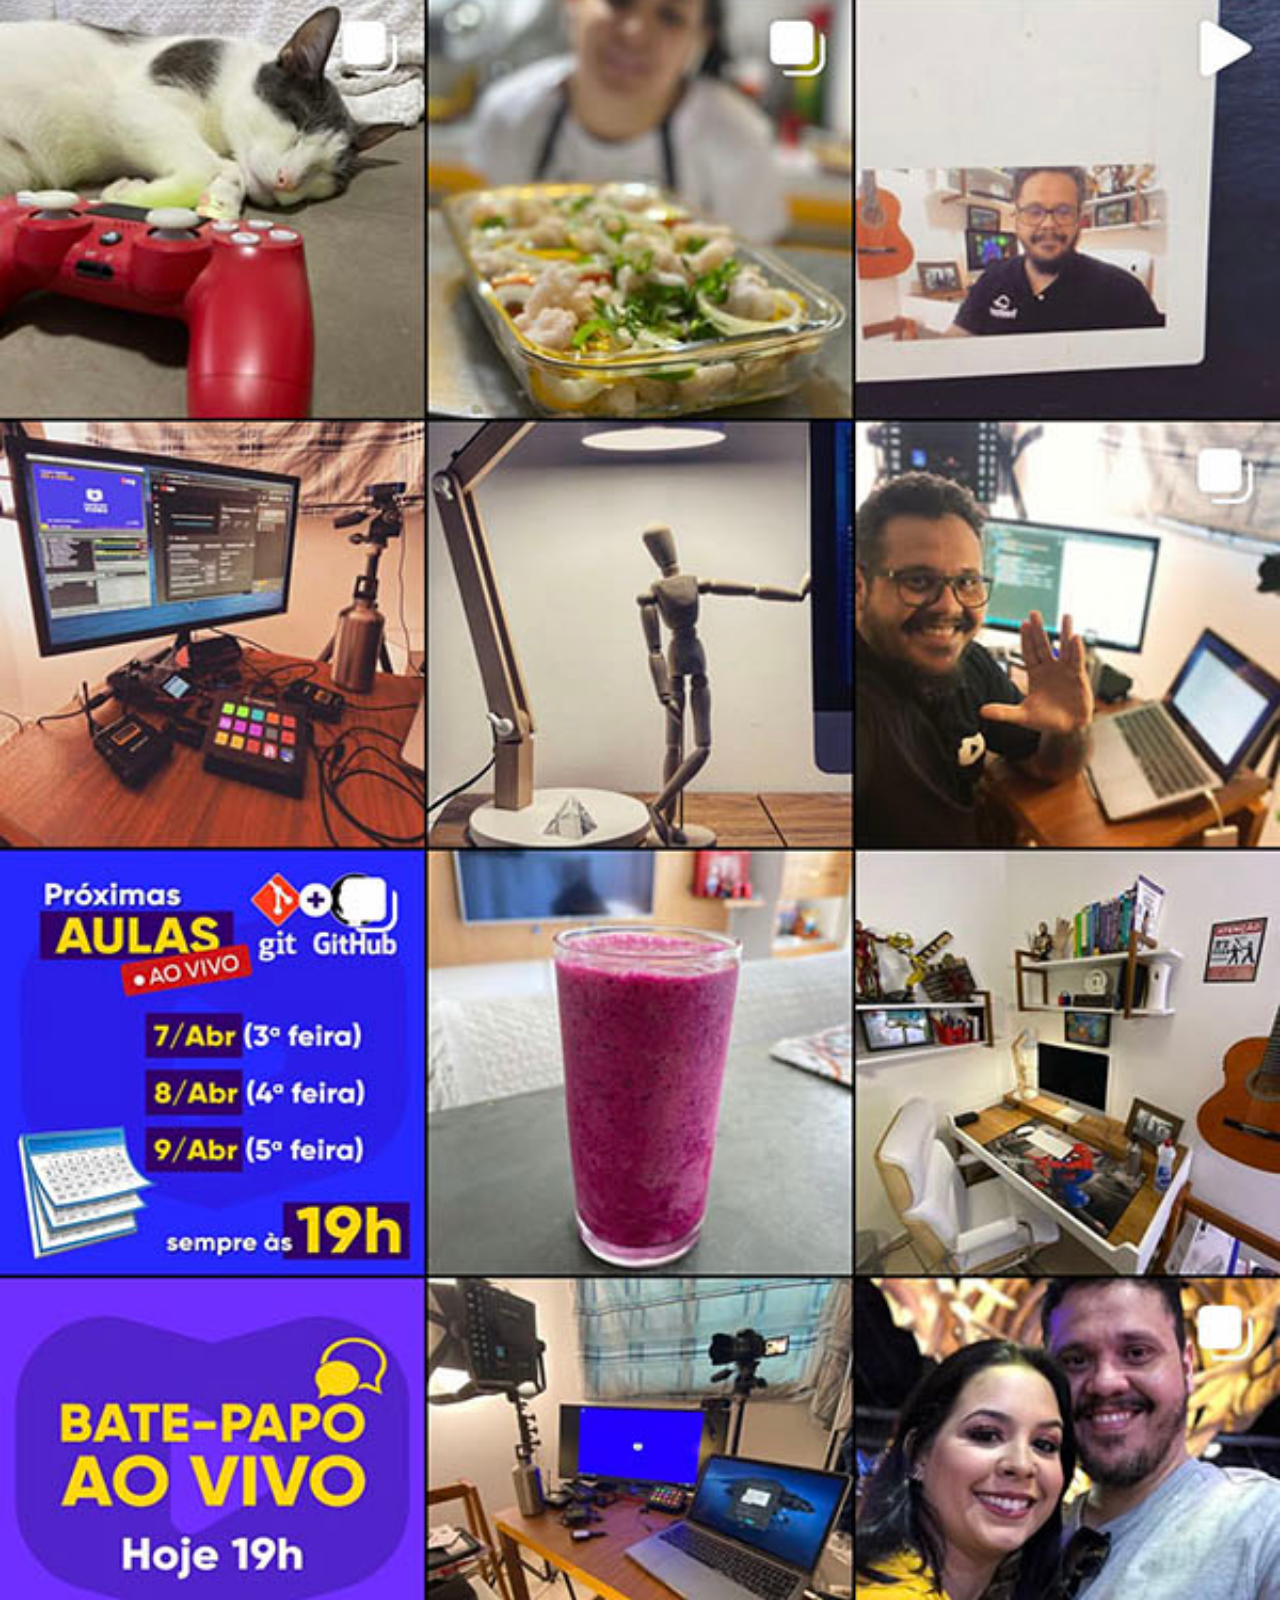
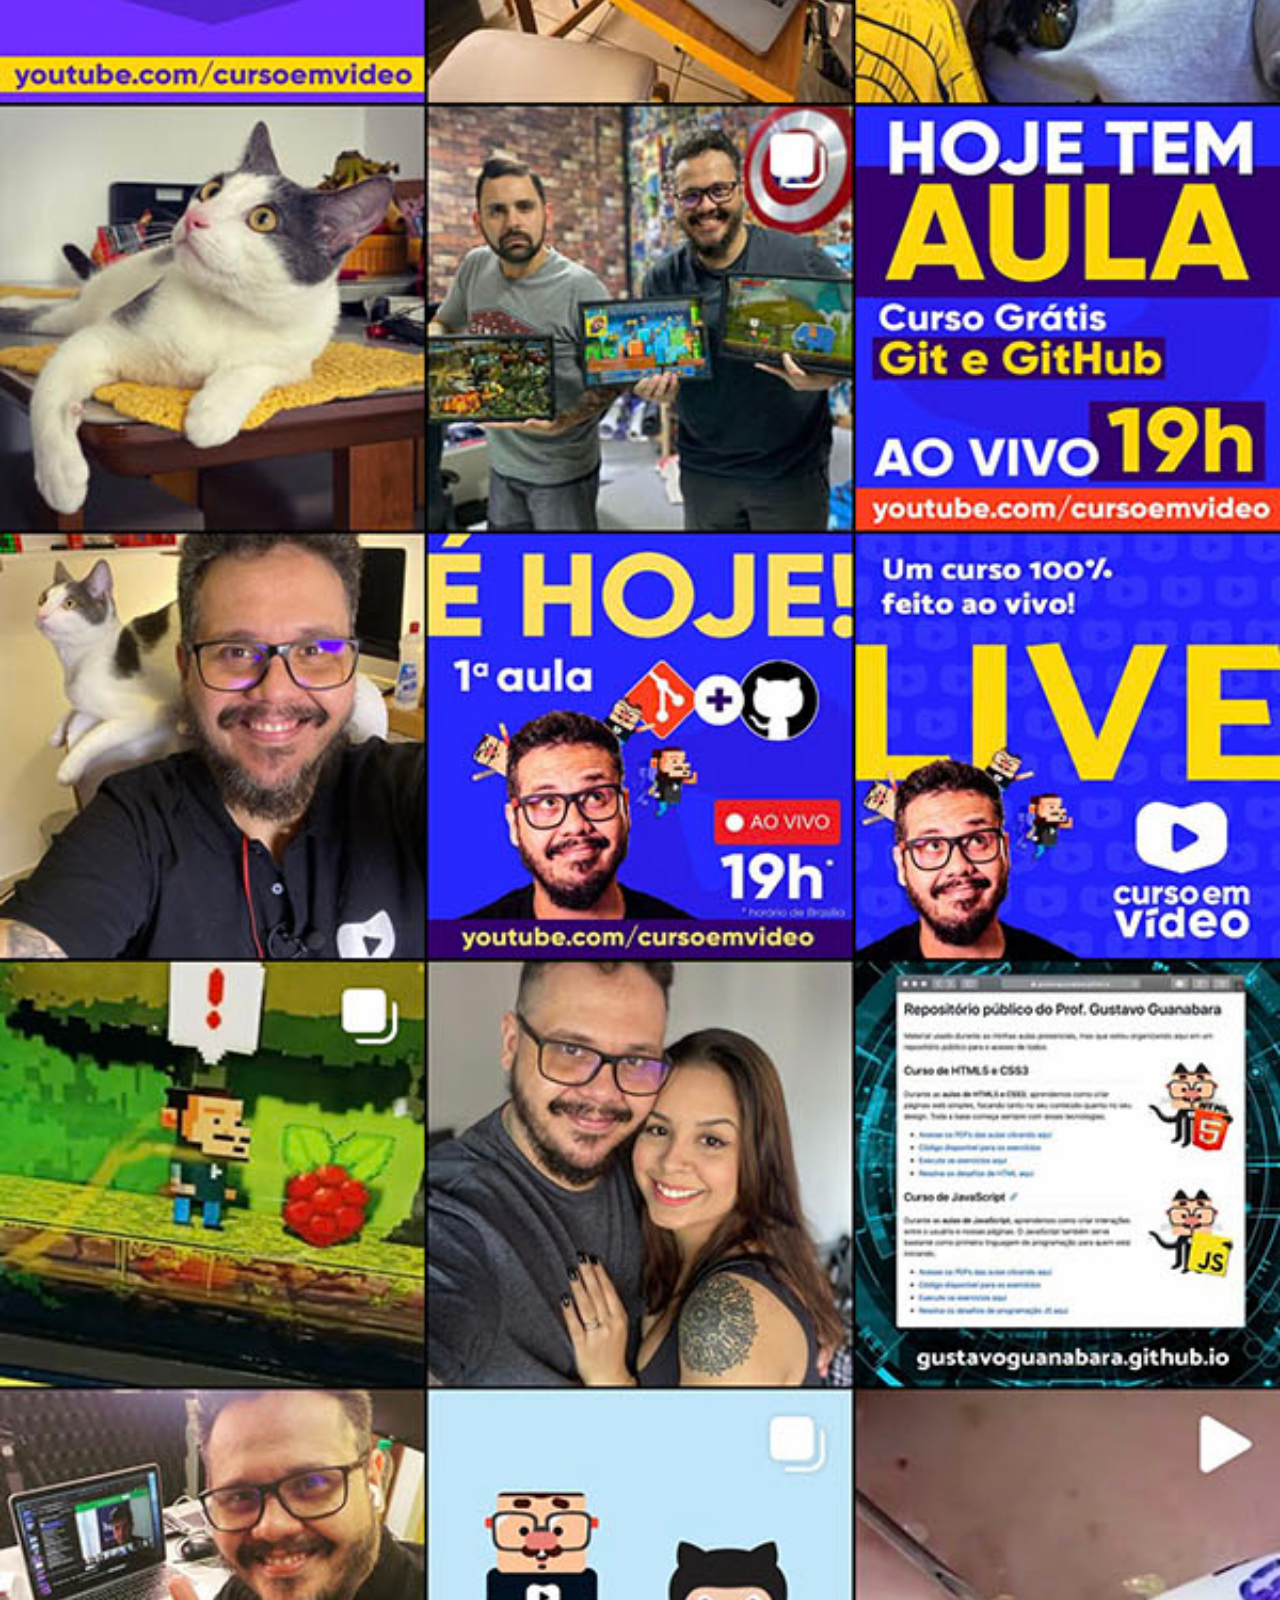
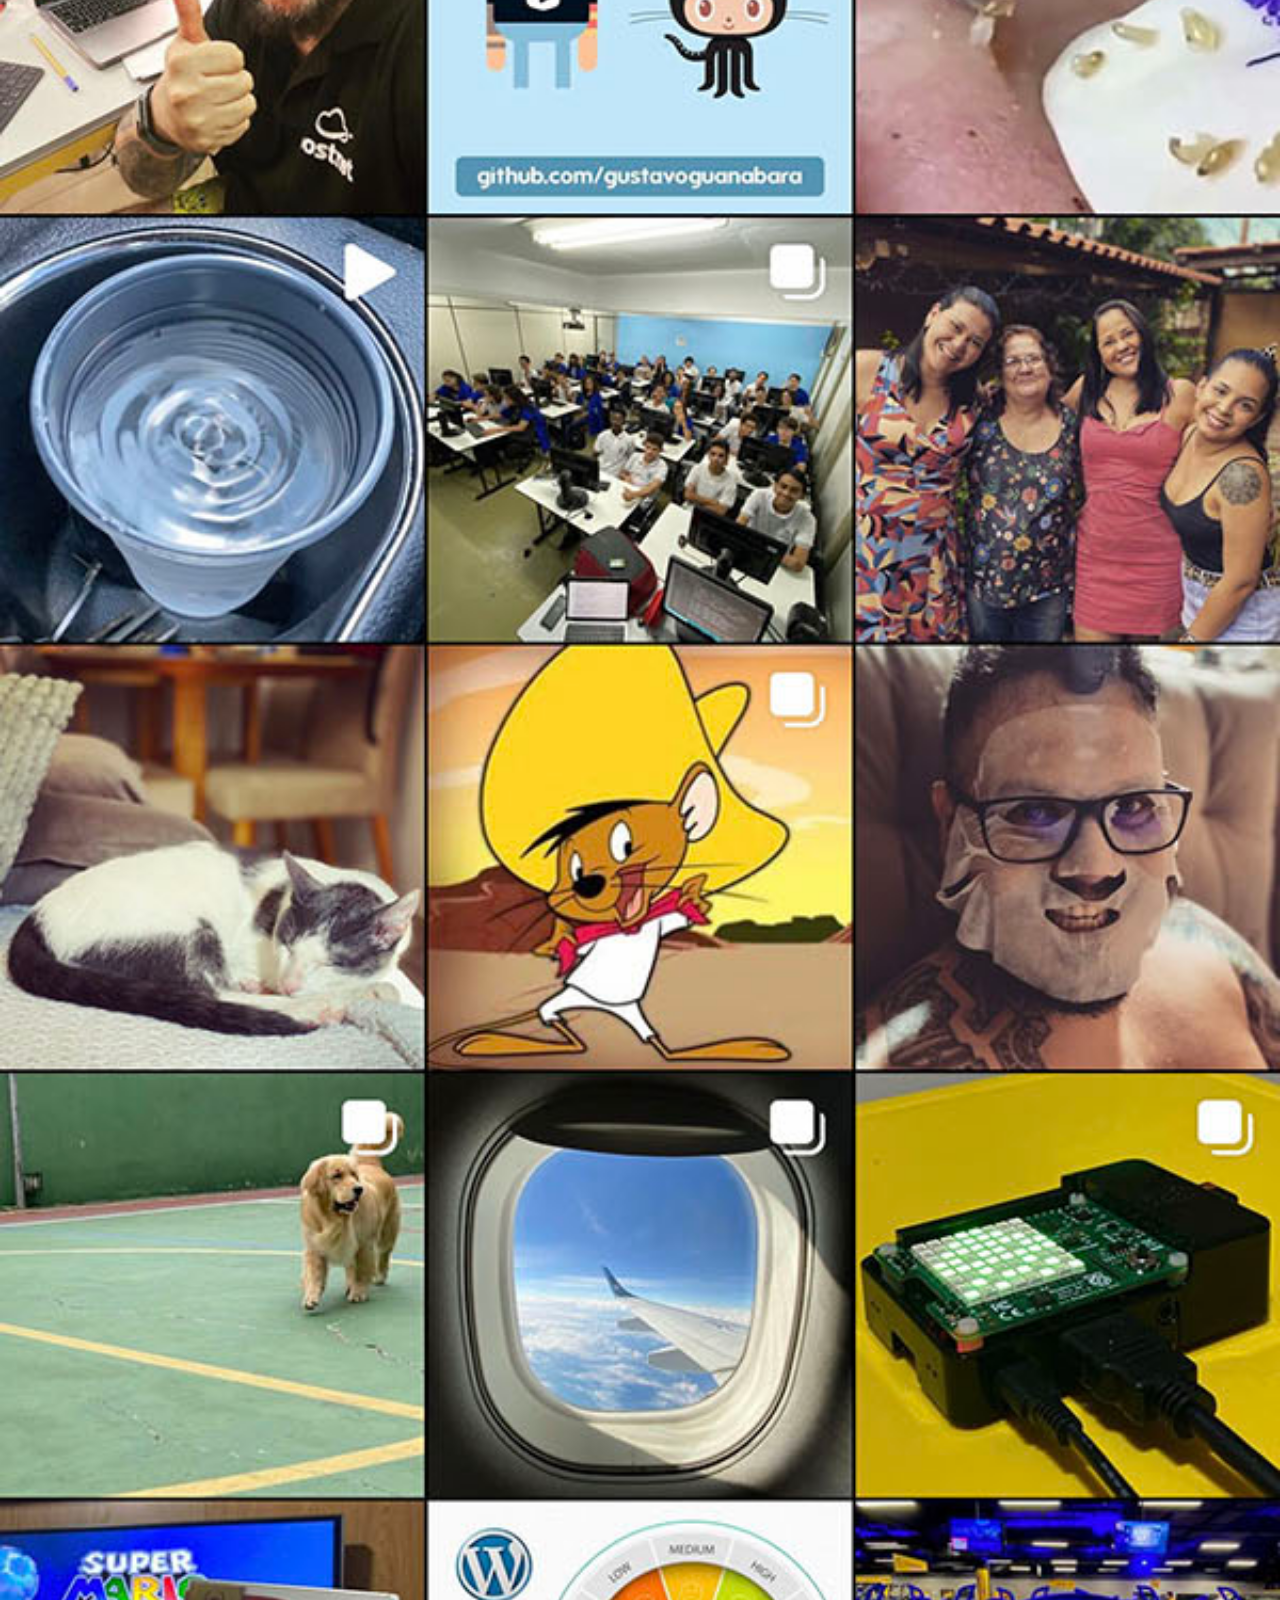
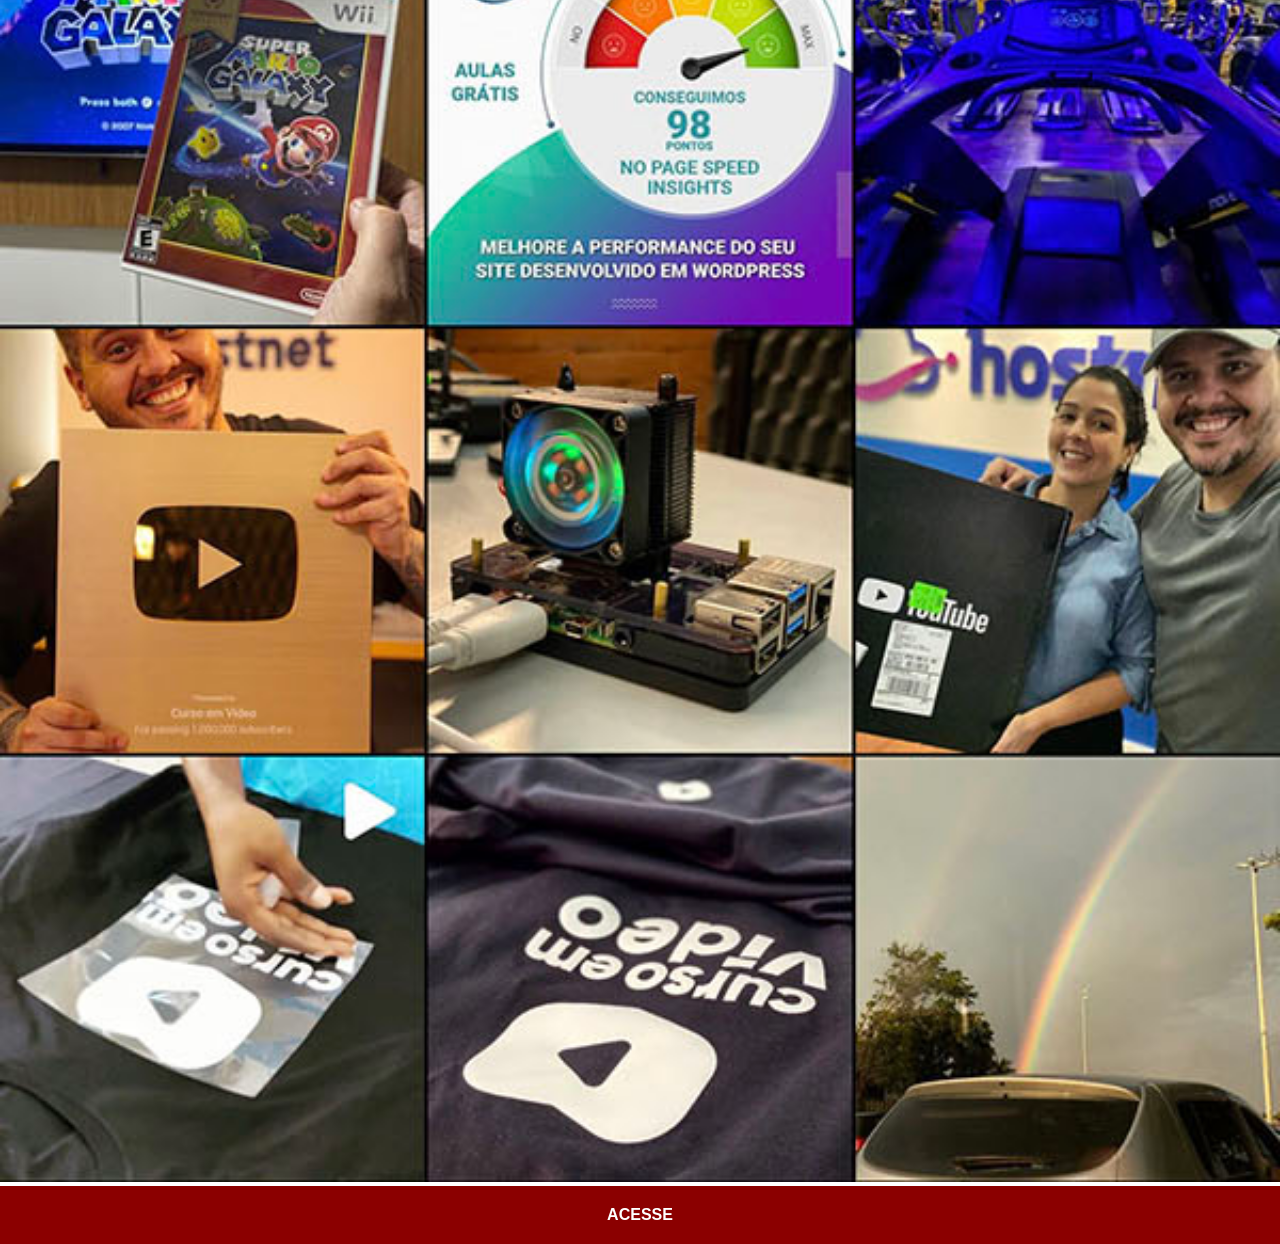
<file: instagram.html>
<!DOCTYPE html>
<html lang="pt-br">
<head>
    <meta charset="UTF-8">
    <meta name="viewport" content="width=device-width, initial-scale=1.0">
    <title>Istagram</title>
    <link rel="stylesheet" href="estilos/social.css">
</head>
<body>
    <img src="imagens/tela-instagram.jpg" alt="instagram">
    <a href="https://www.instagram.com/gustavoguanabara/" target="_blank">ACESSE</a>
    
</body>
</html>
</file>
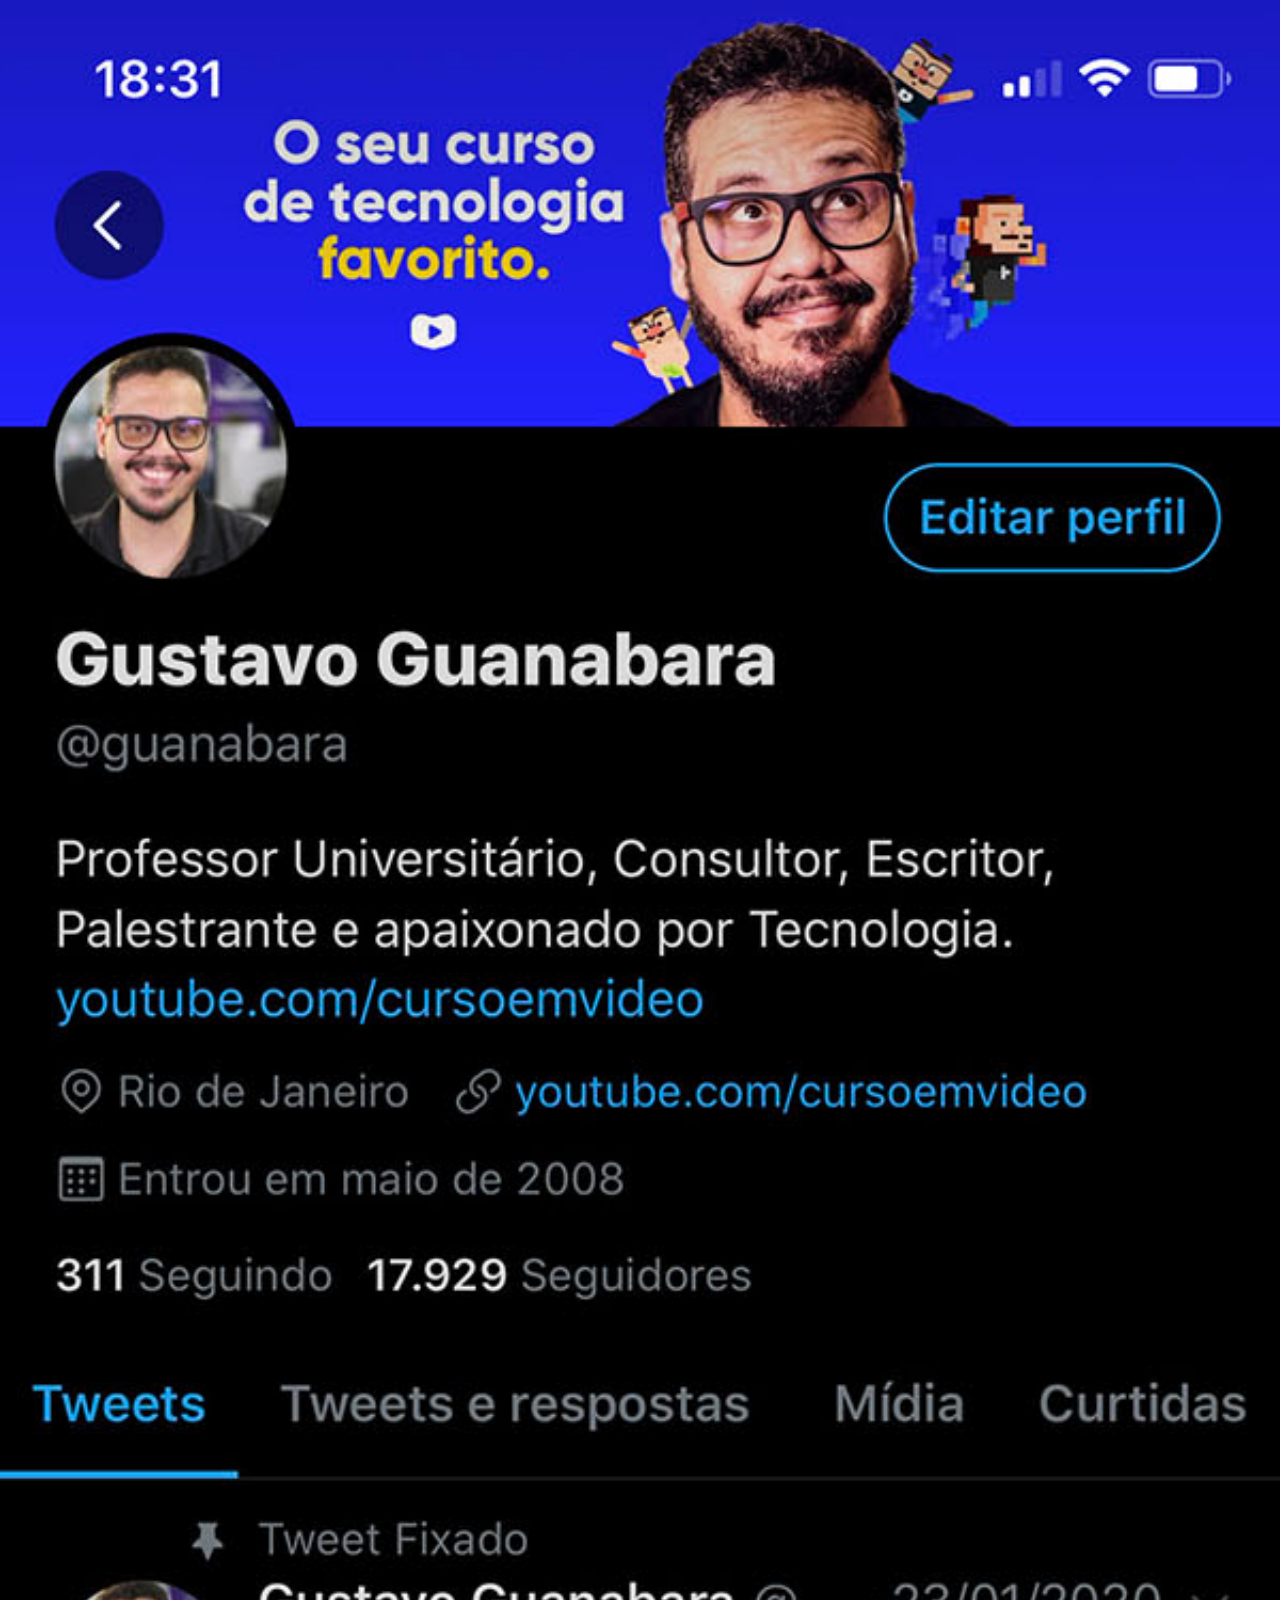
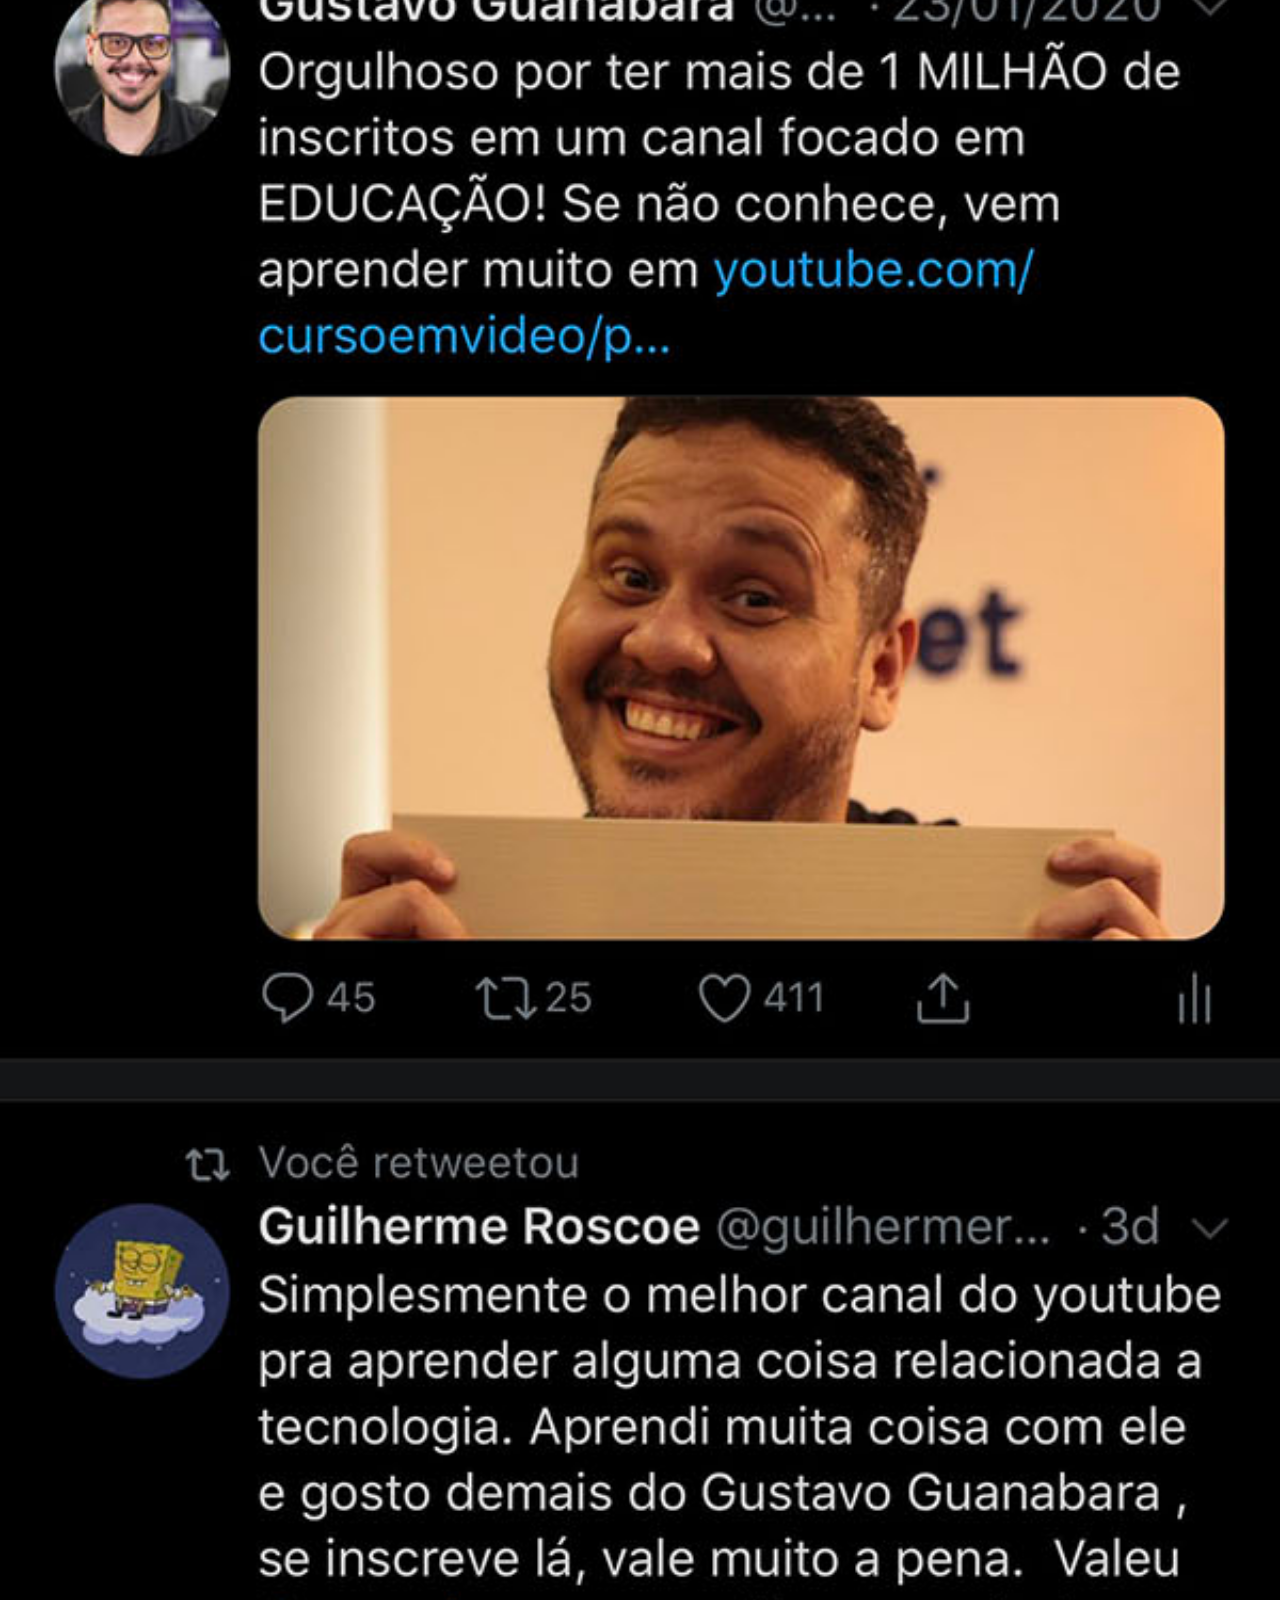
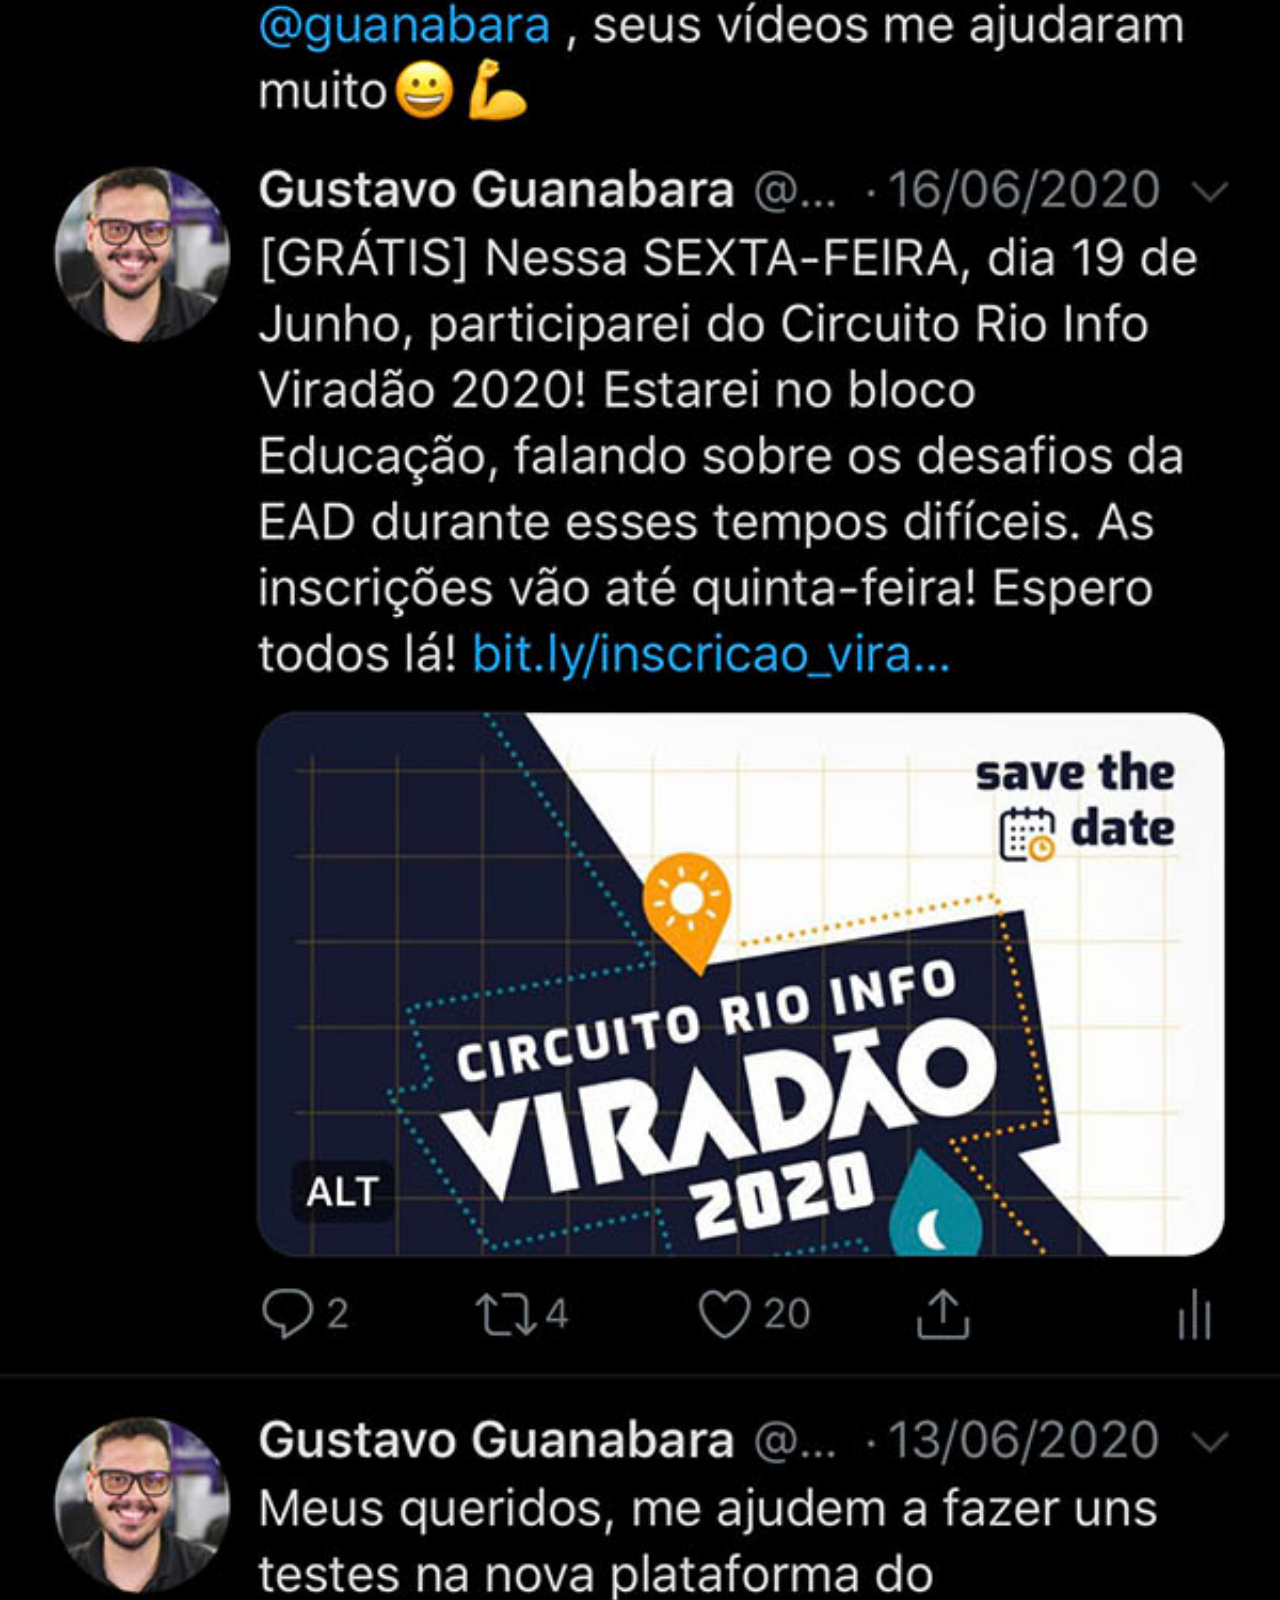
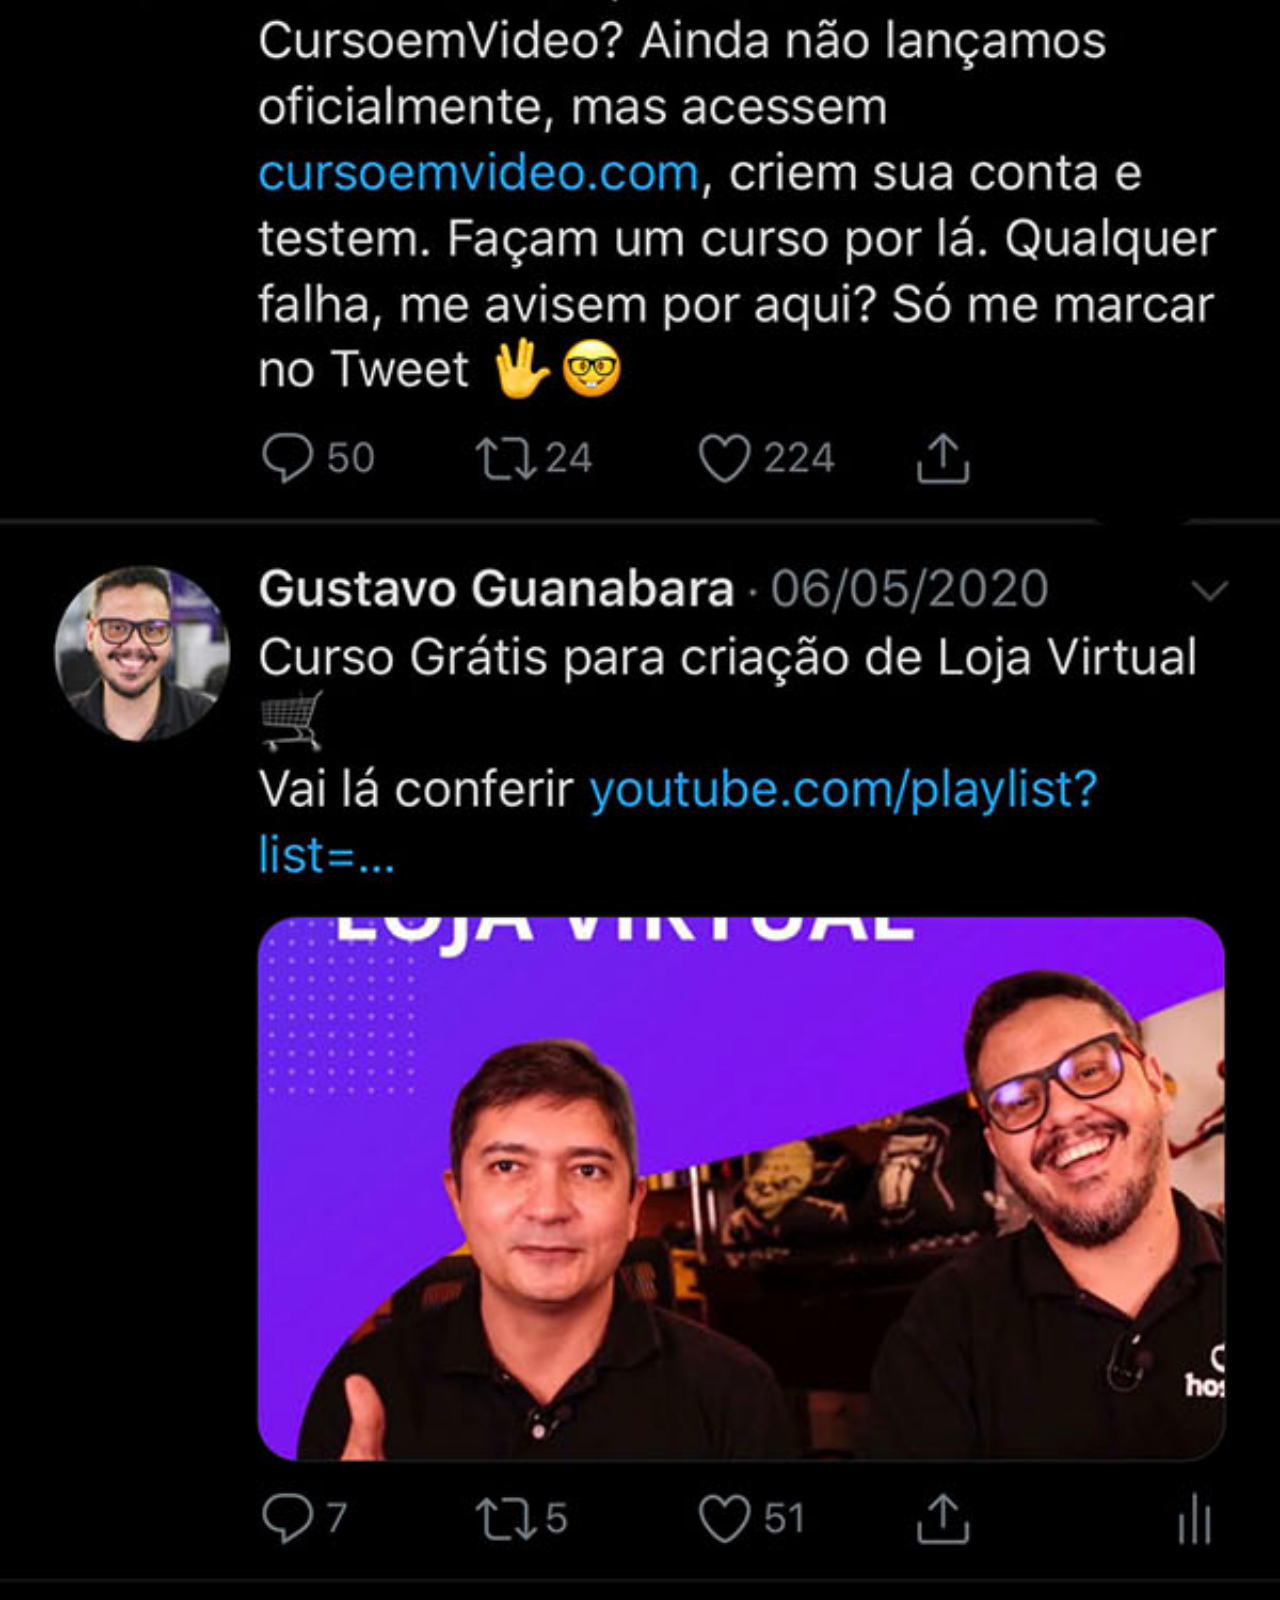
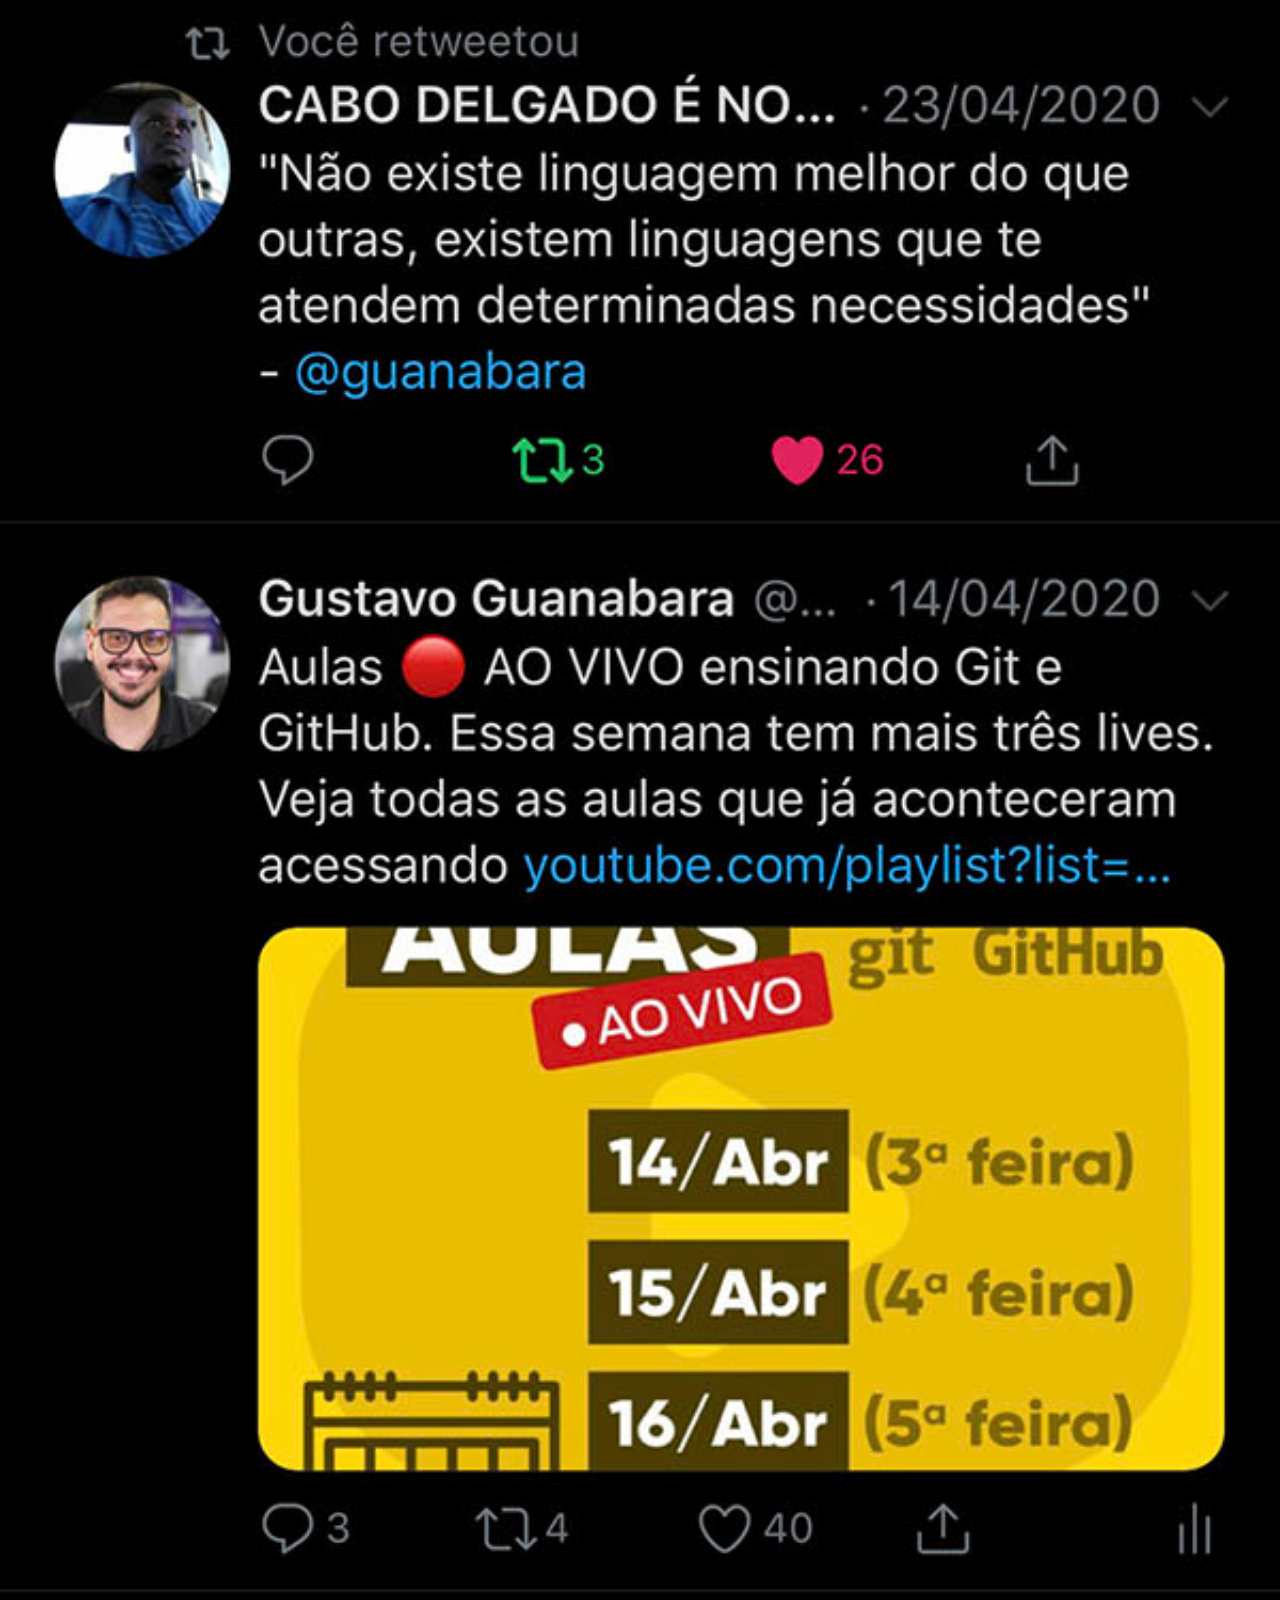
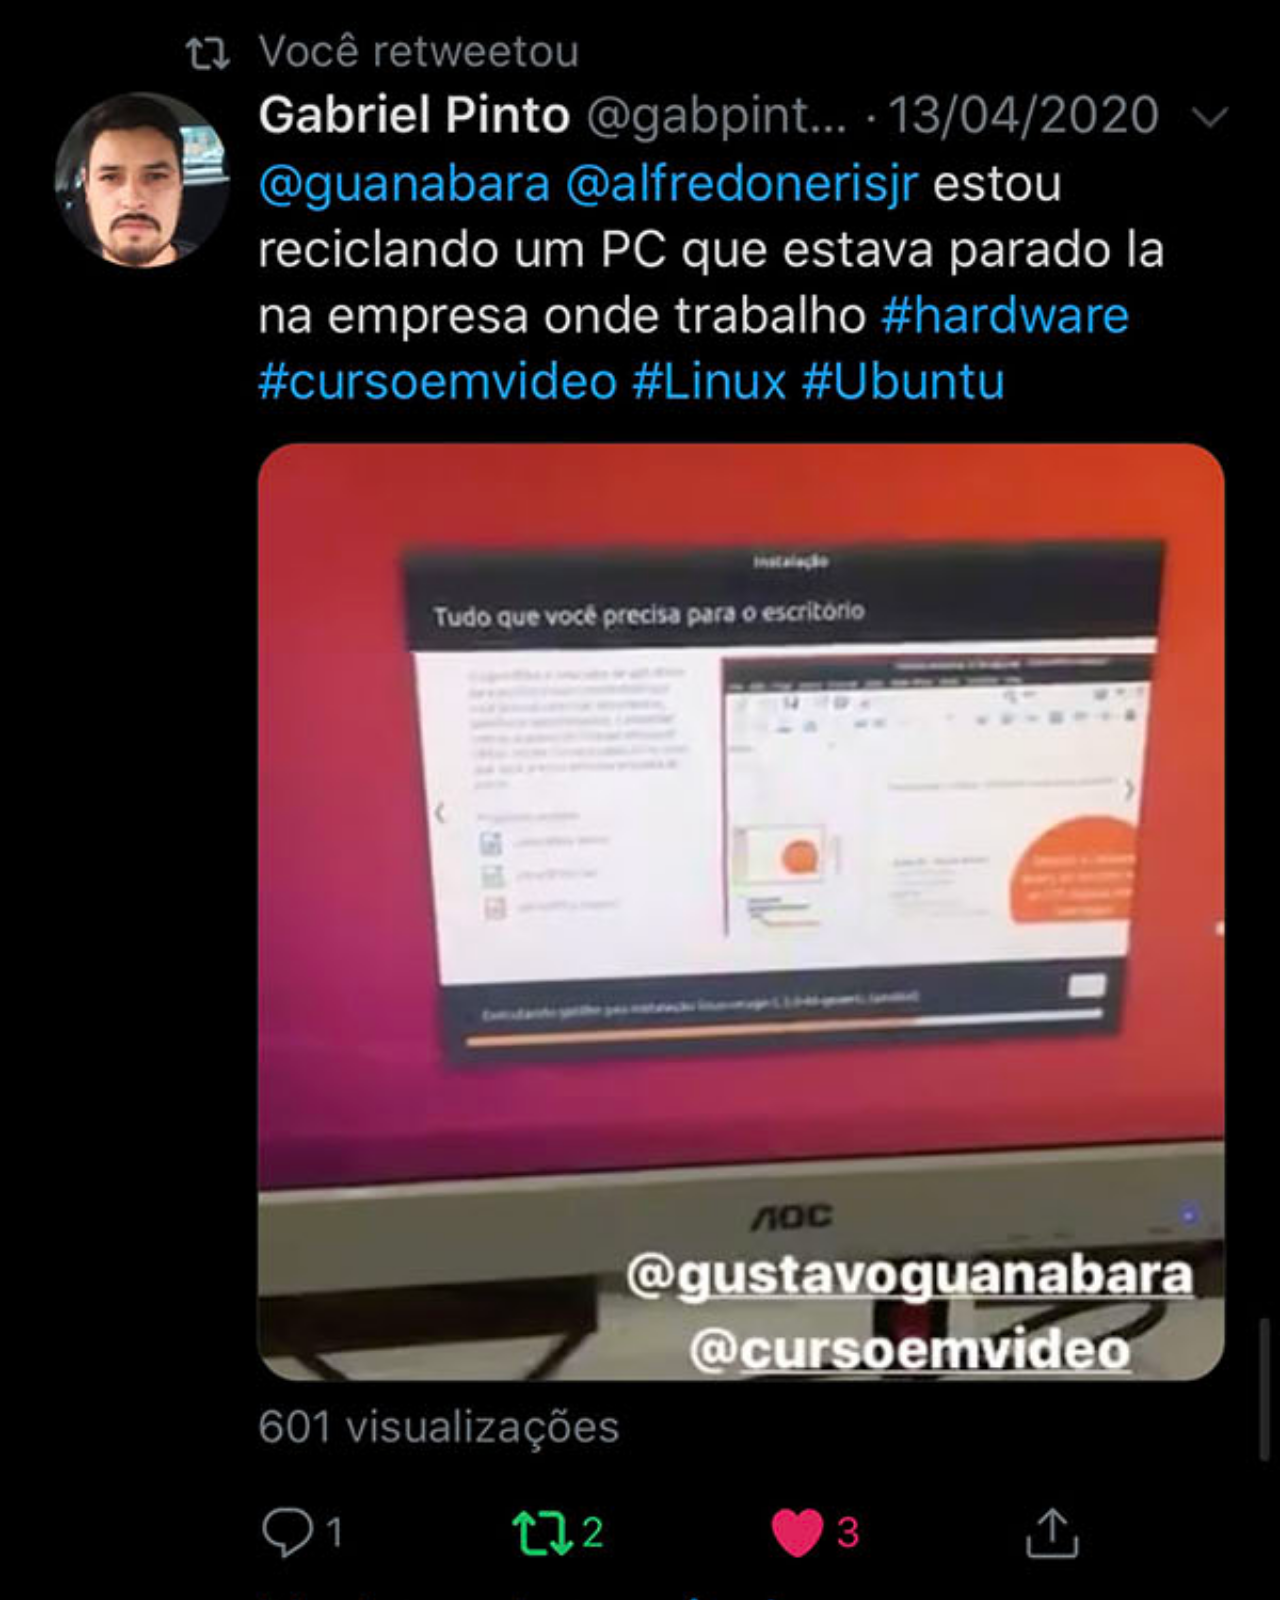
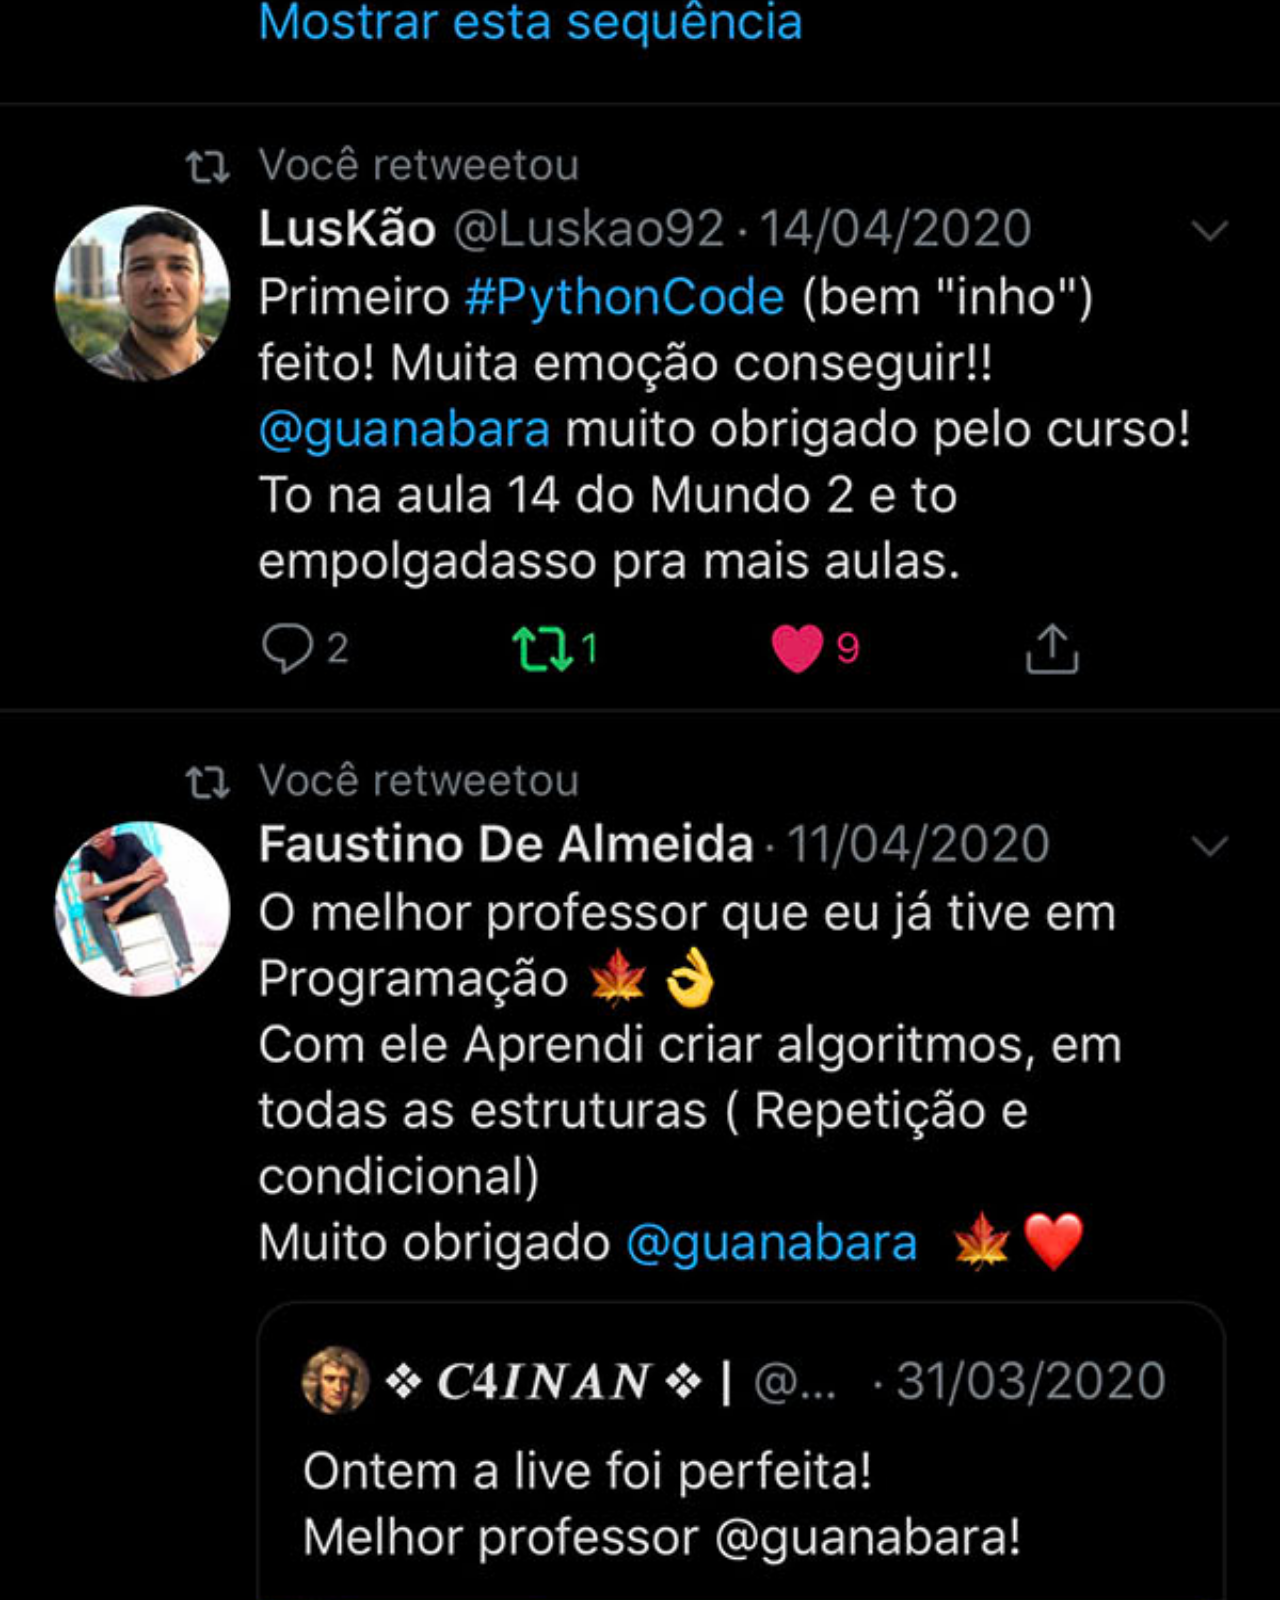
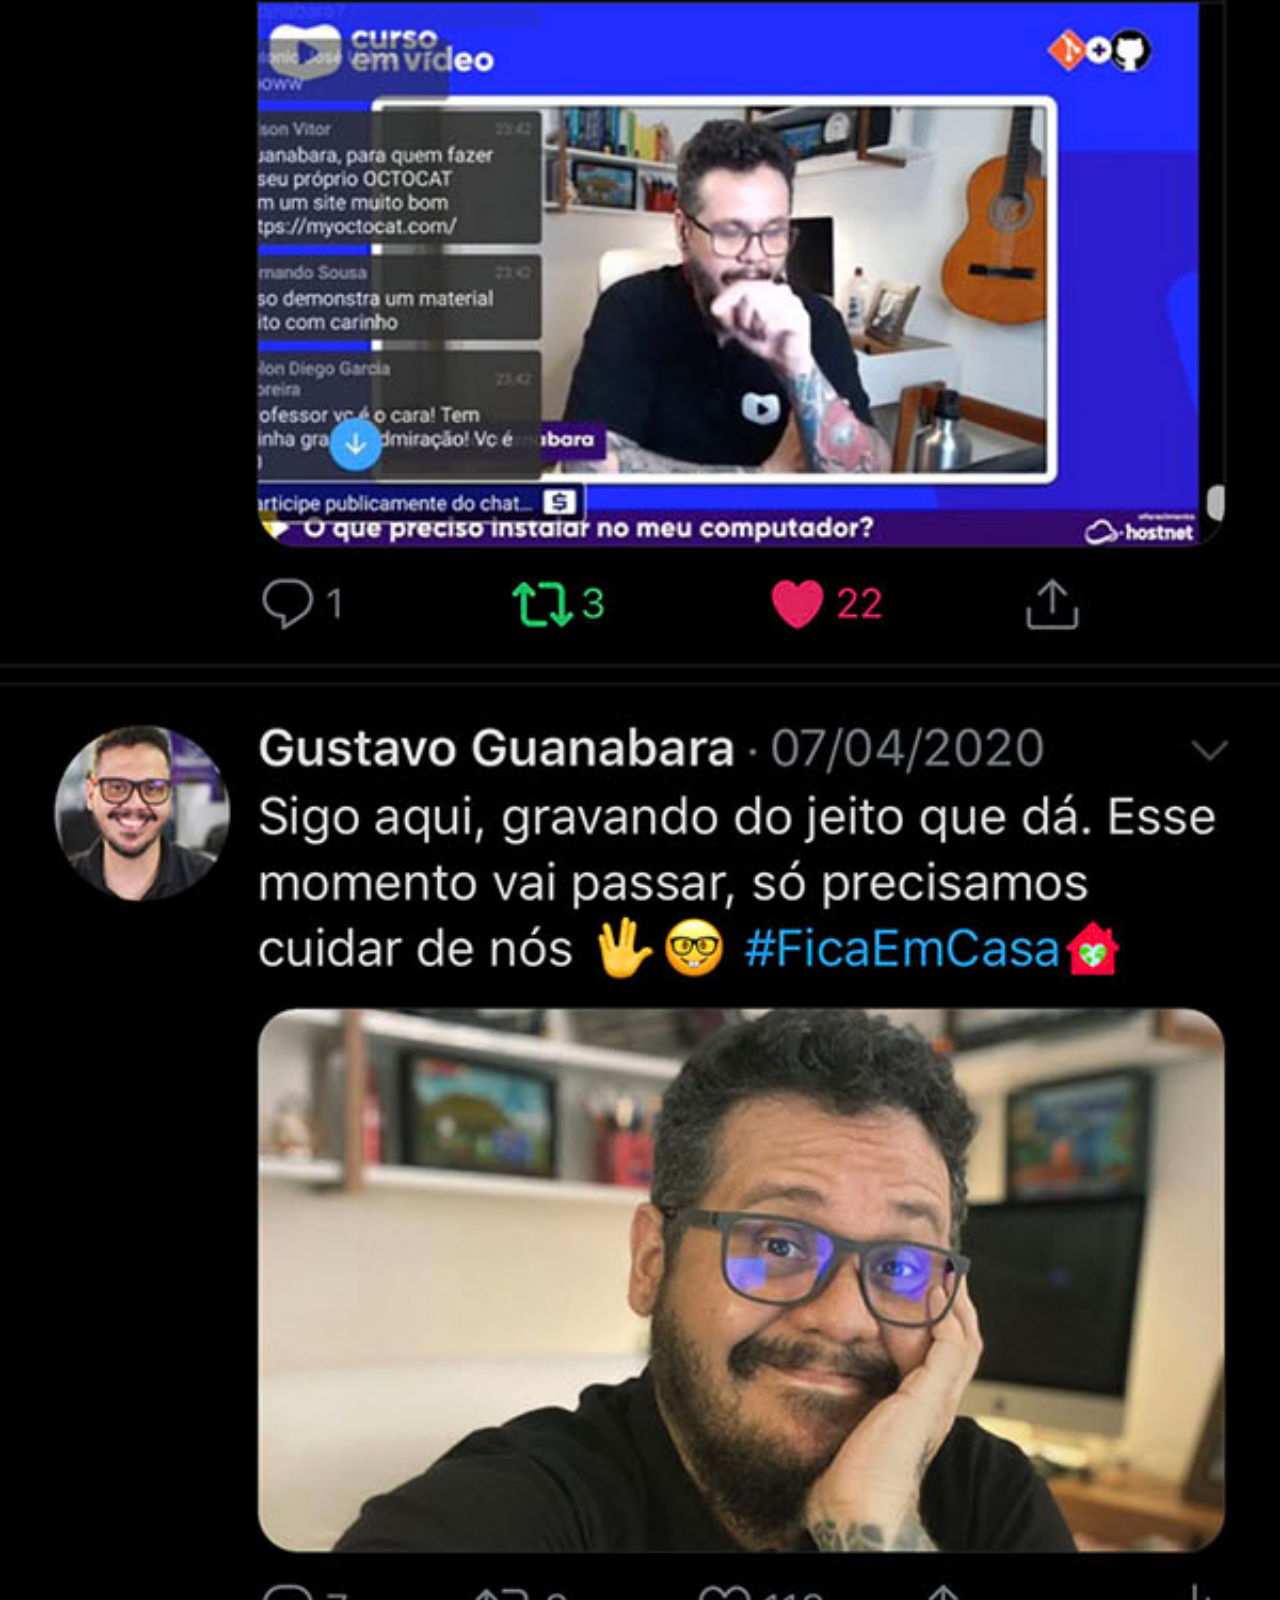
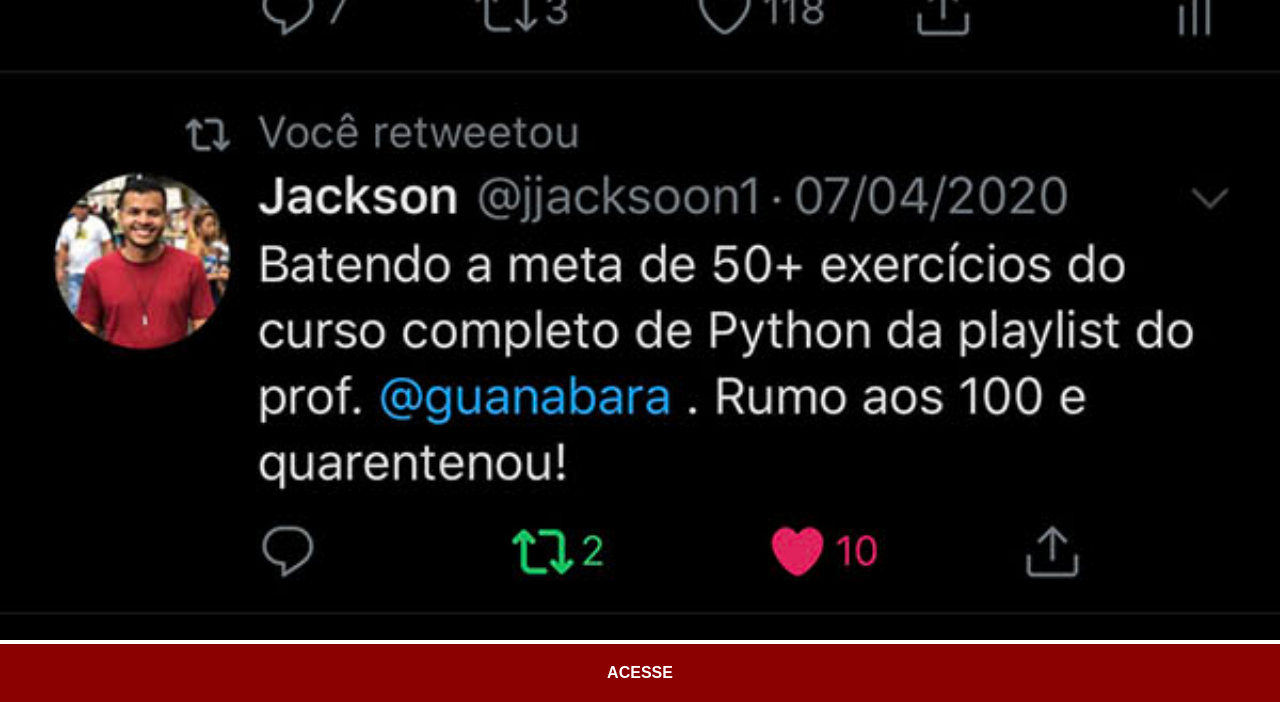
<file: twitter.html>
<!DOCTYPE html>
<html lang="en">
<head>
    <meta charset="UTF-8">
    <meta name="viewport" content="width=device-width, initial-scale=1.0">
    <title>Twitter</title>
    <link rel="stylesheet" href="estilos/social.css">
</head>
<body>
    <img src="imagens/tela-twitter.jpg" alt="twitter">
    <a href="https://x.com/guanabara" target="_blank">ACESSE</a>
    
</body>
</html>
</file>
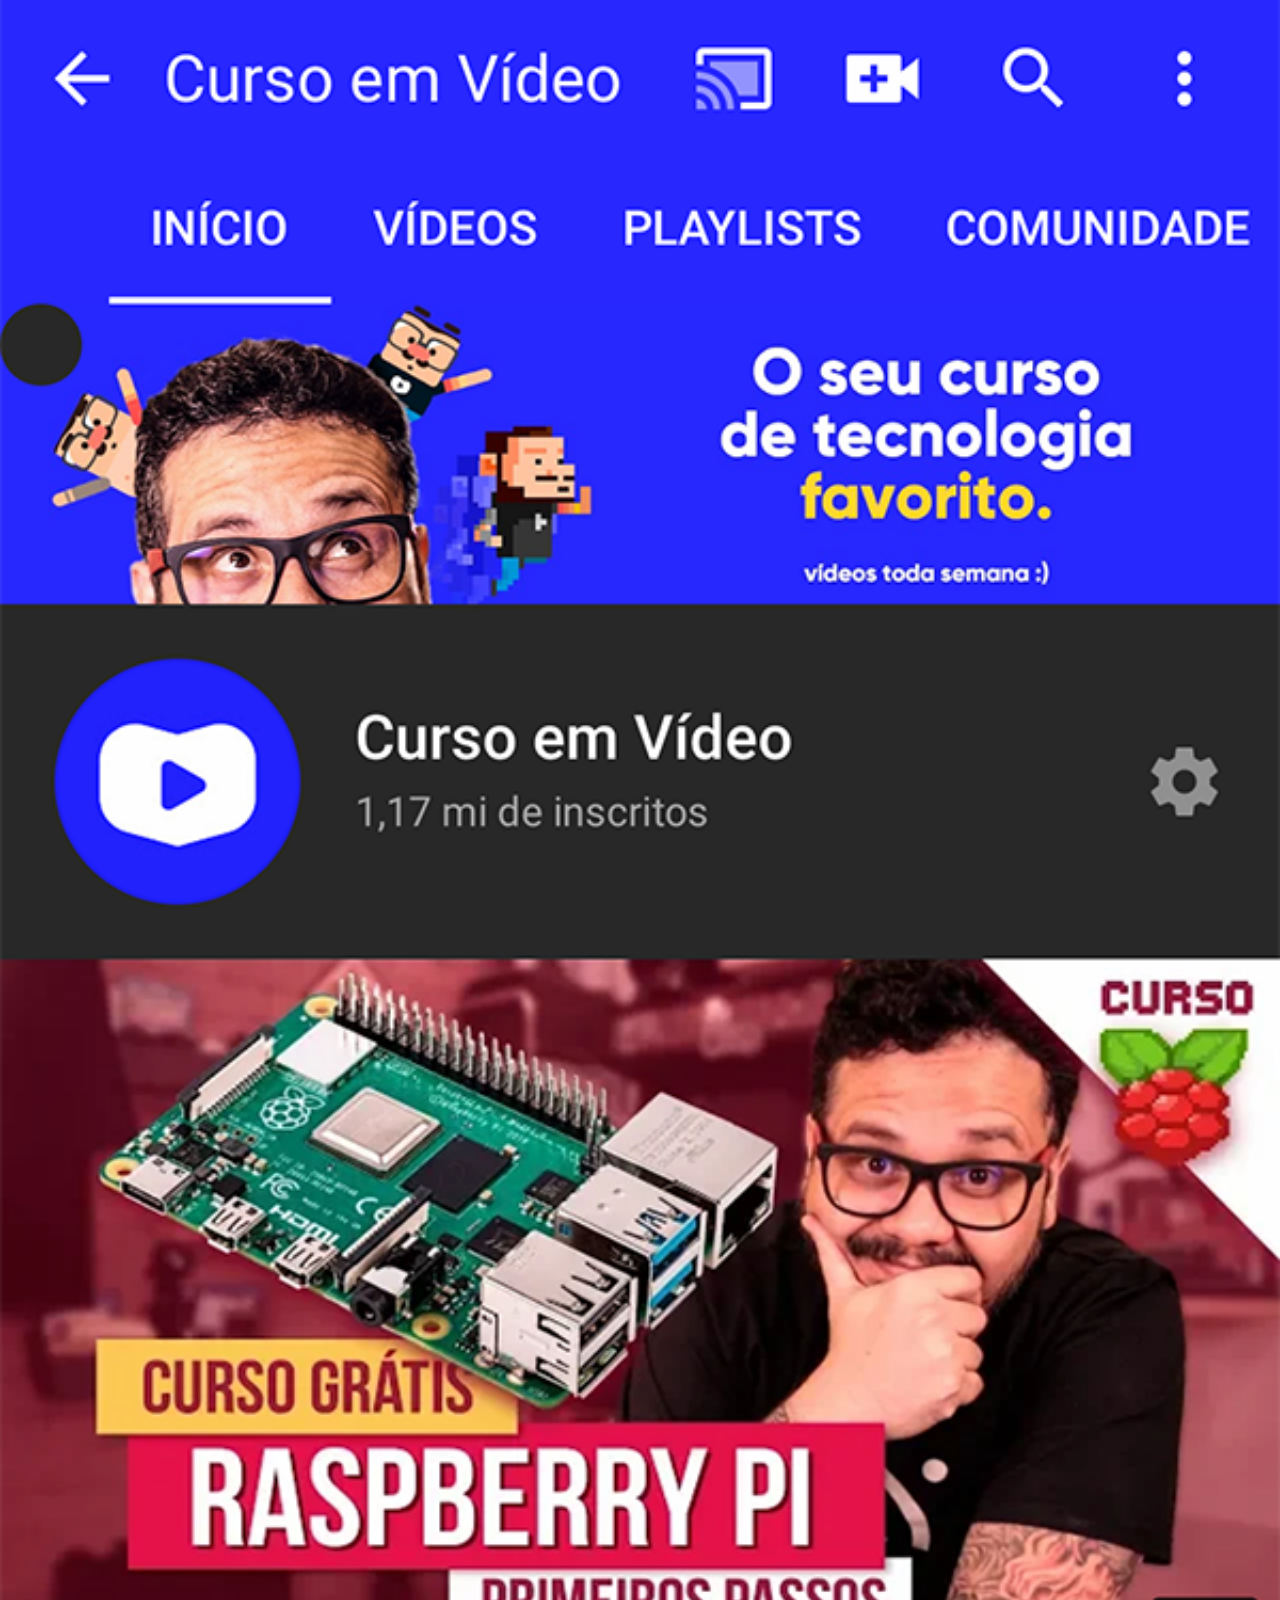
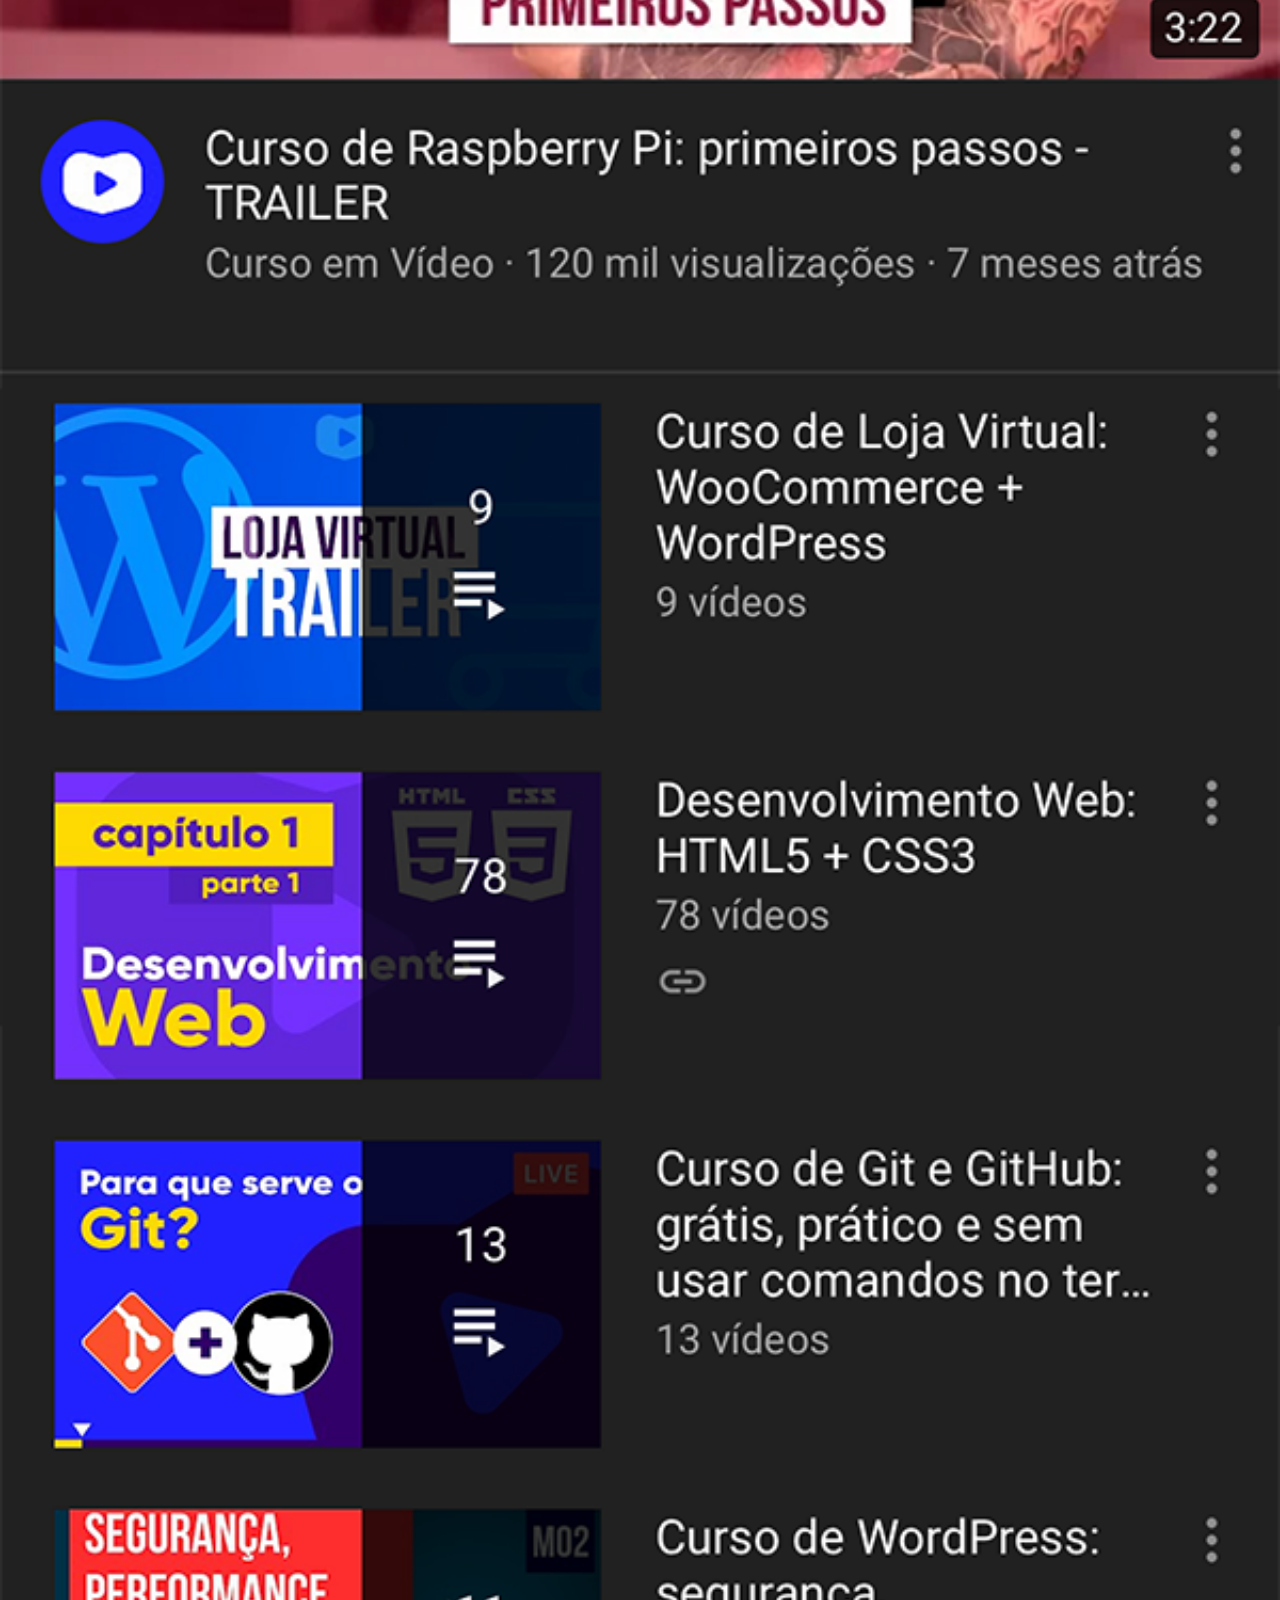
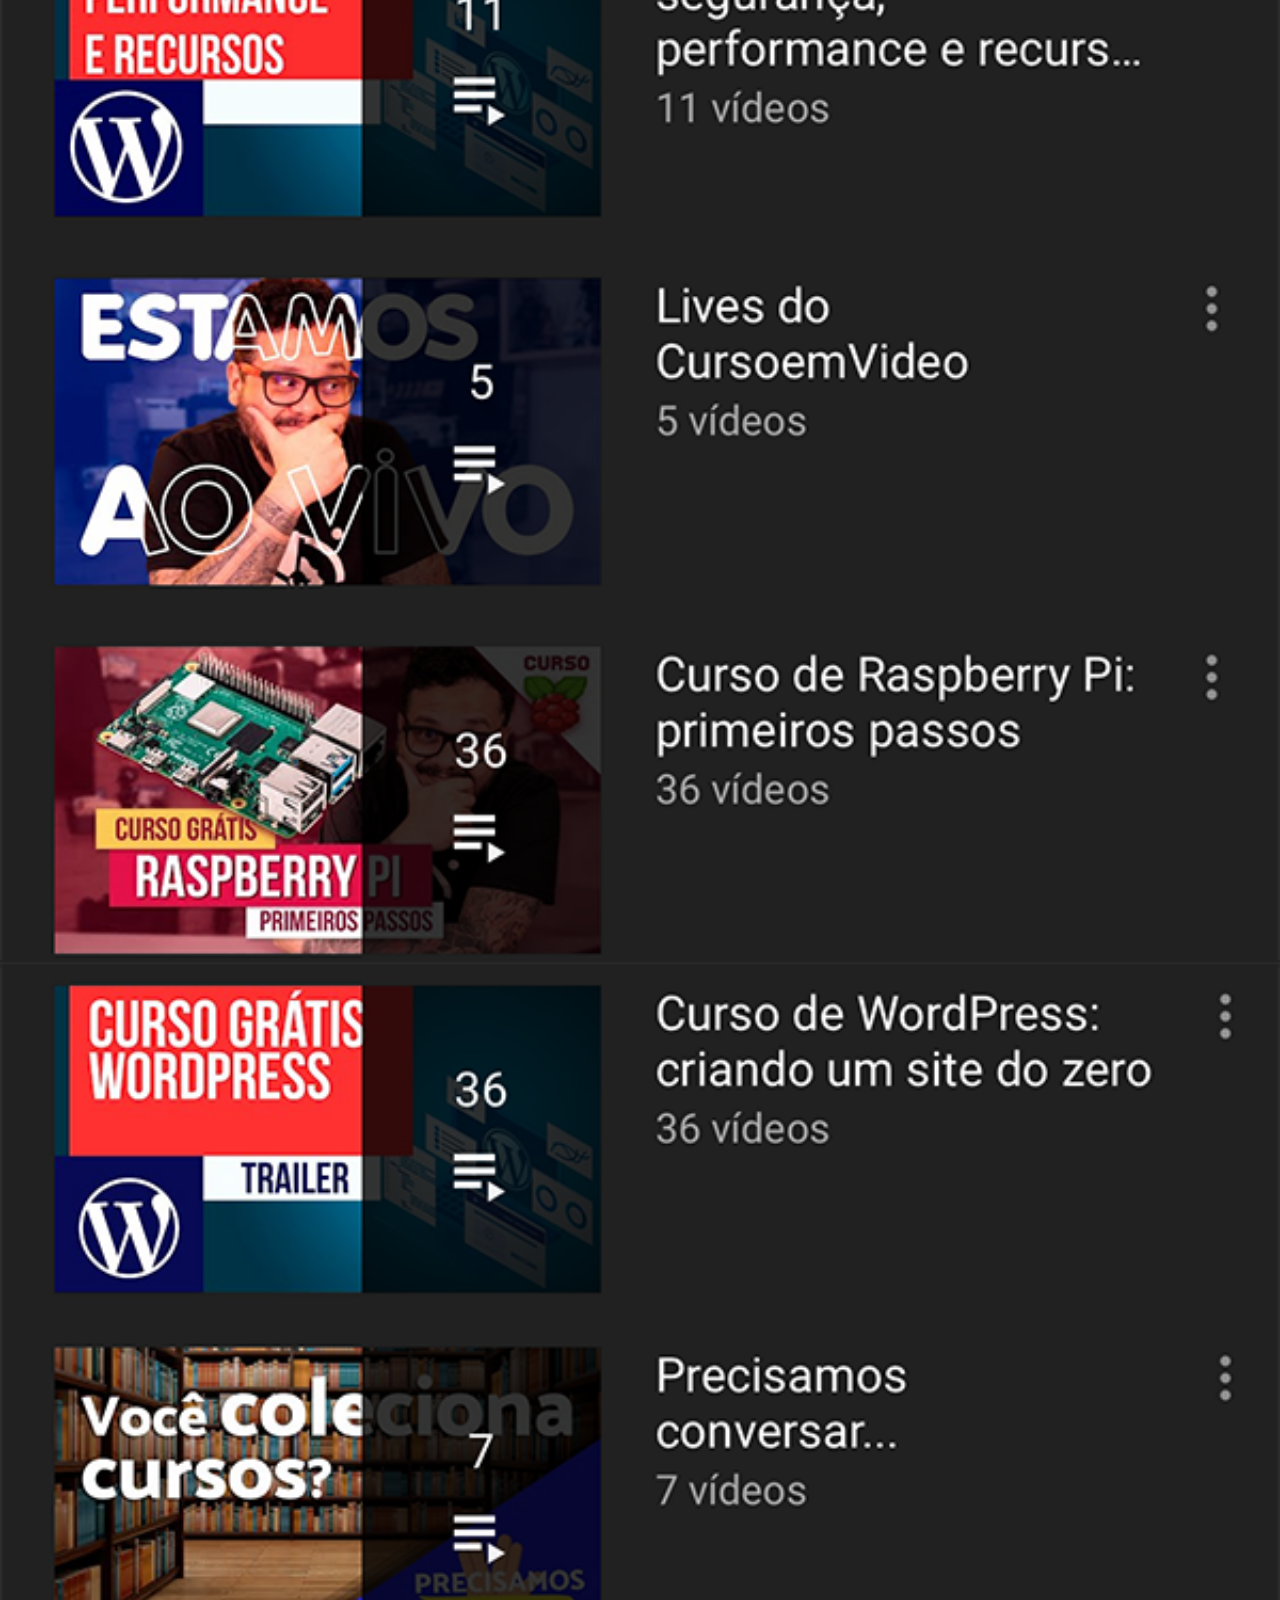
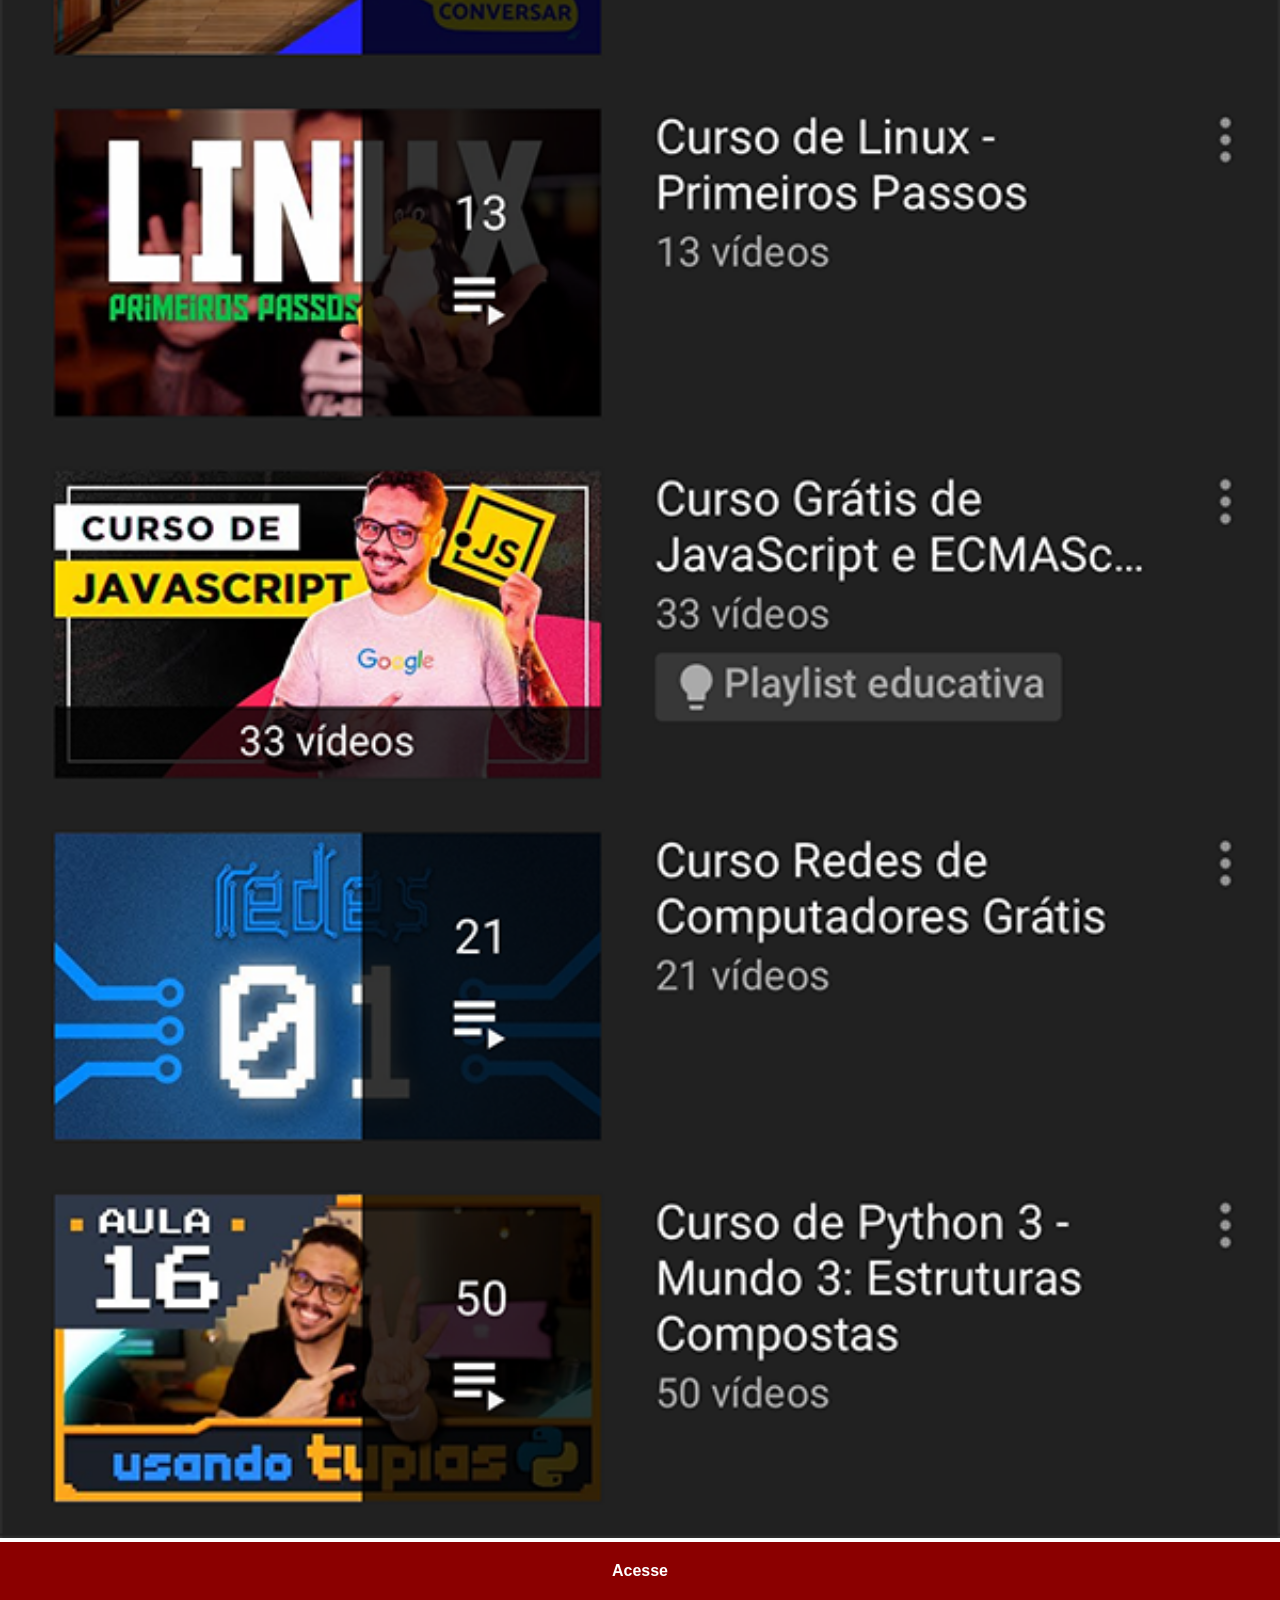
<file: youtube.html>
<!DOCTYPE html>
<html lang="pt-br">
<head>
    <meta charset="UTF-8">
    <meta name="viewport" content="width=device-width, initial-scale=1.0">
    <title>youtube</title>
    <link rel="stylesheet" href="estilos/social.css">
</head>
<body>
    <img src="imagens/tela-youtube.png" alt="Youtube">
    <a href="https://www.youtube,com/user/cursoemvideo/playlists" target="_blank">Acesse</a>
    
</body>
</html>
</file>
<file: estilos/style.css>
* {
    margin: 0;
    padding: 0;
    font-family: Arial, Helvetica, sans-serif;
}

html, body {
    height: 100vh;
    width: 100vw;
    background-color: black;
}

body {
    background: url(../imagens/fundo-madeira.jpg);
    background-size: cover;
    background-attachment: fixed;
}

main {
    position: relative;
    height: 100vh;
}

section#telefone {
    position: absolute;
    top: 50%;
    left: 50%;
    transform: translate(-50%, -50%);
    height: 627px;
    width: 311px;
    background: url(../imagens/frame-iphone.png) no-repeat;
}

iframe#tela {
    position: absolute;
    top: 80px;   /* ajuste conforme a moldura */
    left: 22px;  /* ajuste conforme a moldura */
    width: 267px;
    height: 470px;
    border: none;
    background-color: white;
}

section#redes-sociais {
    text-align: right;
    /* espaço para ícones ou links das redes sociais */
}

section#redes-sociais img{
    width: 50px;
    margin: 10px;
    border-radius: 50%;
    box-shadow: 2px 2px 5px rgba(0, 0, 0, 0.404);
    box-sizing: border-box;
}

section#redes-sociais img:hover{
    border: 2px solid rgba(255, 255, 255, 0.623);
    transform: translate(-3px, -3px);
    box-shadow: 5px 5px 10px solid rgba(0, 0, 0, 0.644);
    transition: transform .3s, border 1s;
}
</file>
<file: estilos/social.css>
@charset "UTF-8";
    *{
            margin: 0;
            padding: 0;
            font-family: Arial, Helvetica, sans-serif;
        }
        ::-webkit-scrollbar{
            width: 0;
            height: 0;
        }
        img{
            width: 100vw;
        }
        a{
            display: block;
            background-color: darkred;
            color: white;
            padding: 20px;
            text-align: center;
            font-weight: bolder;
            text-decoration: none;
        }
        a:hover{
            background-color: red;
        }
</file>
